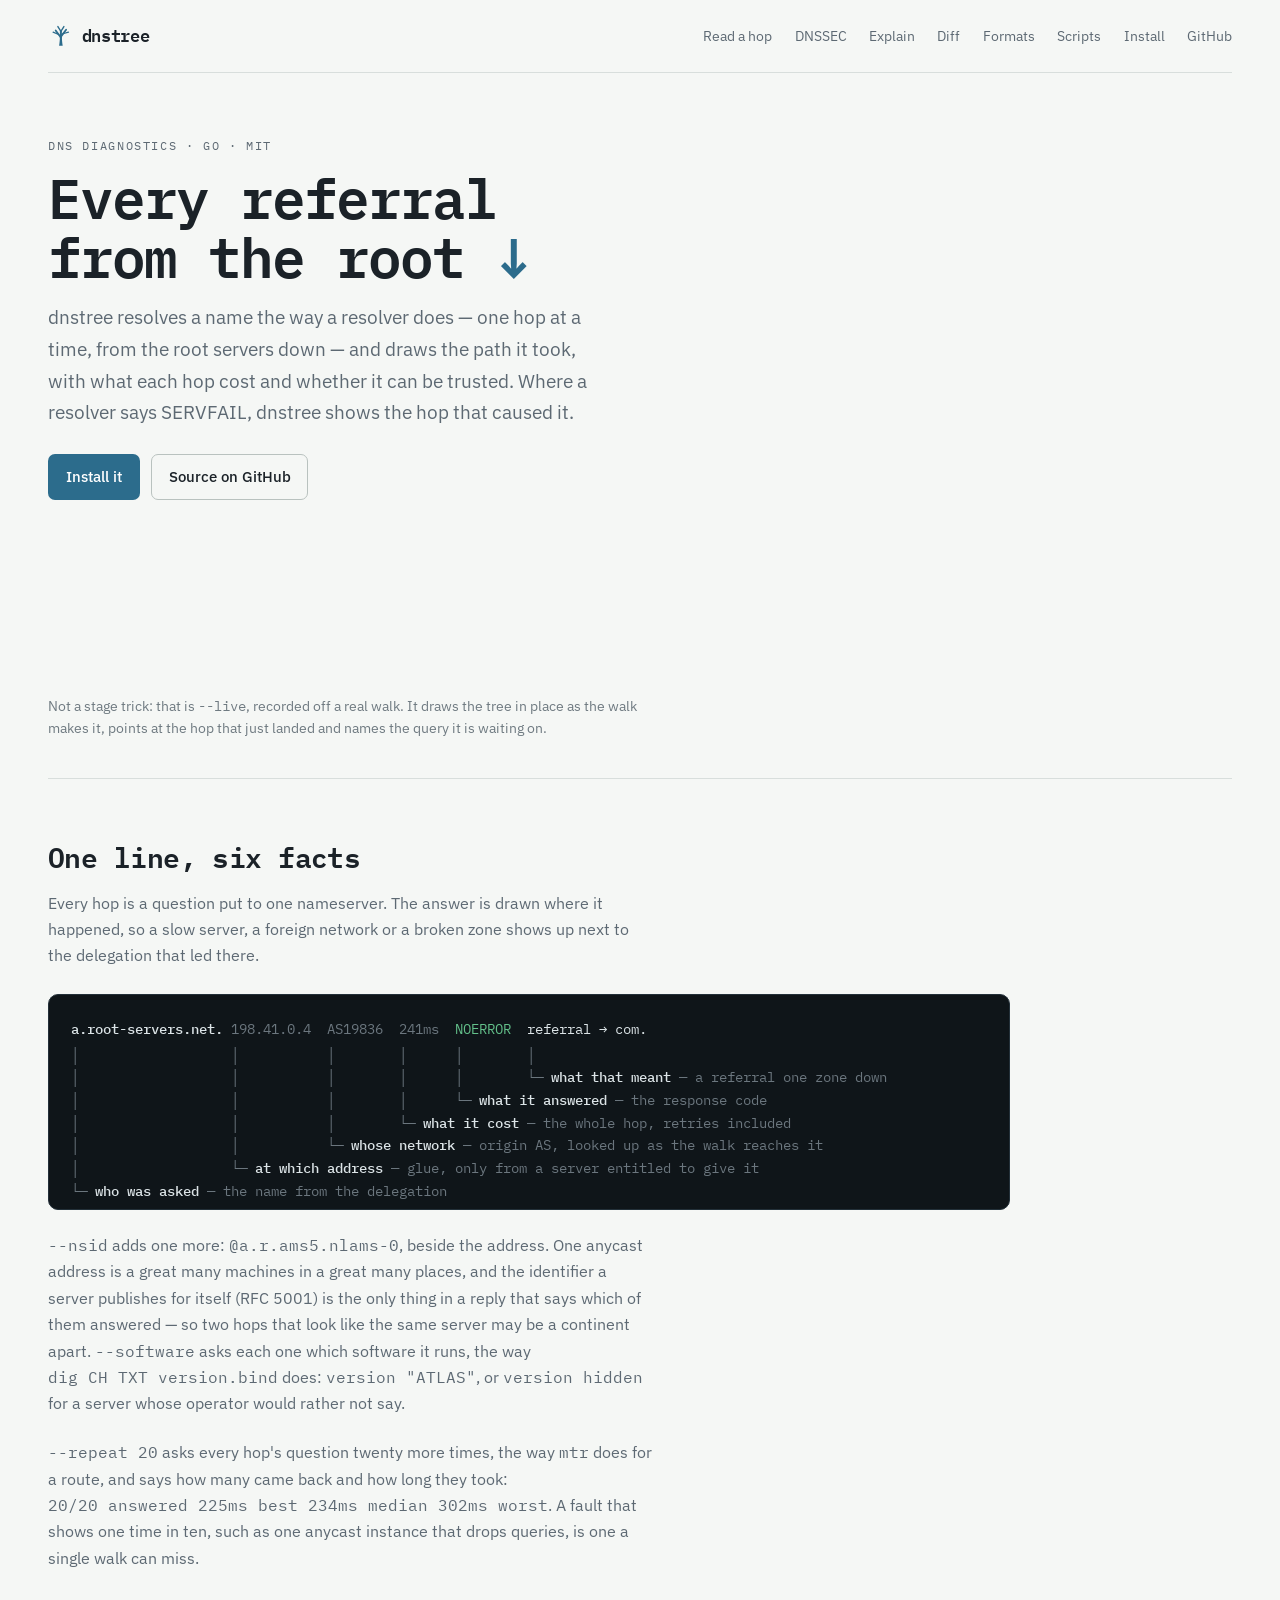
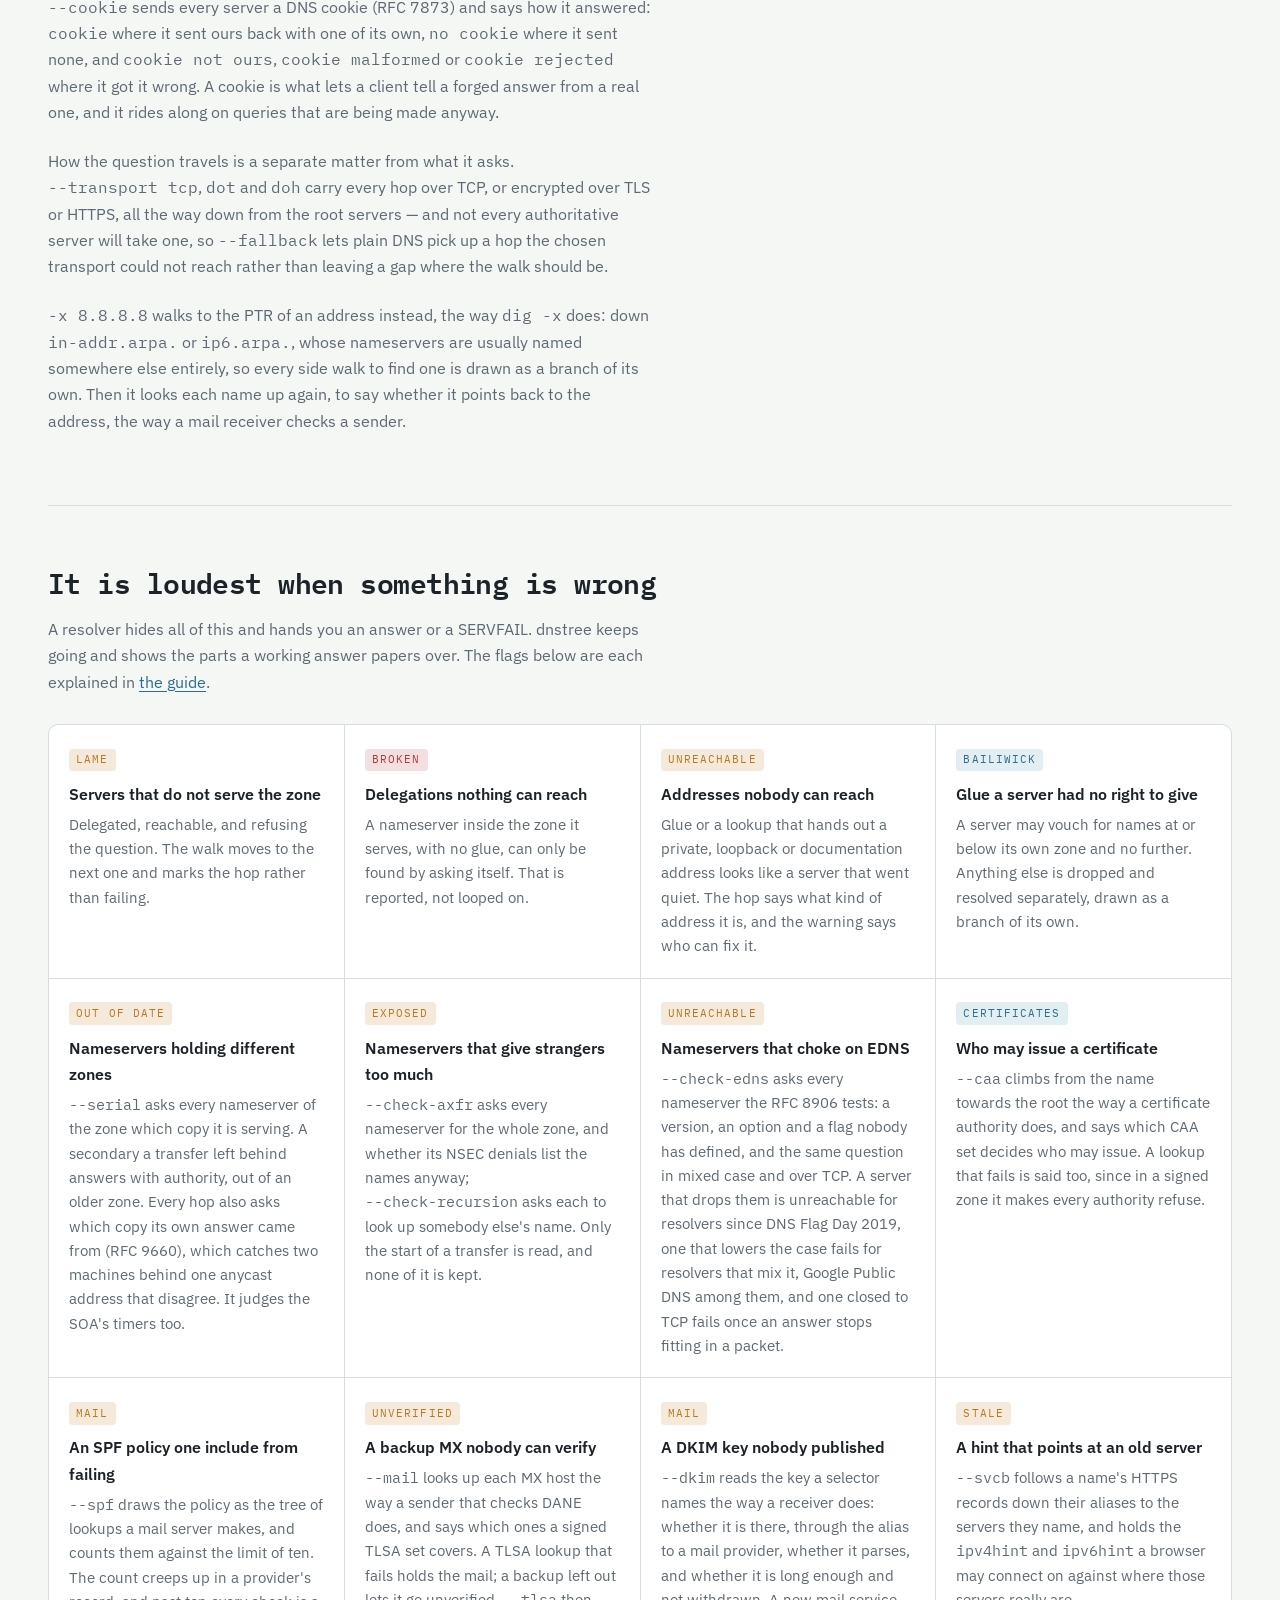
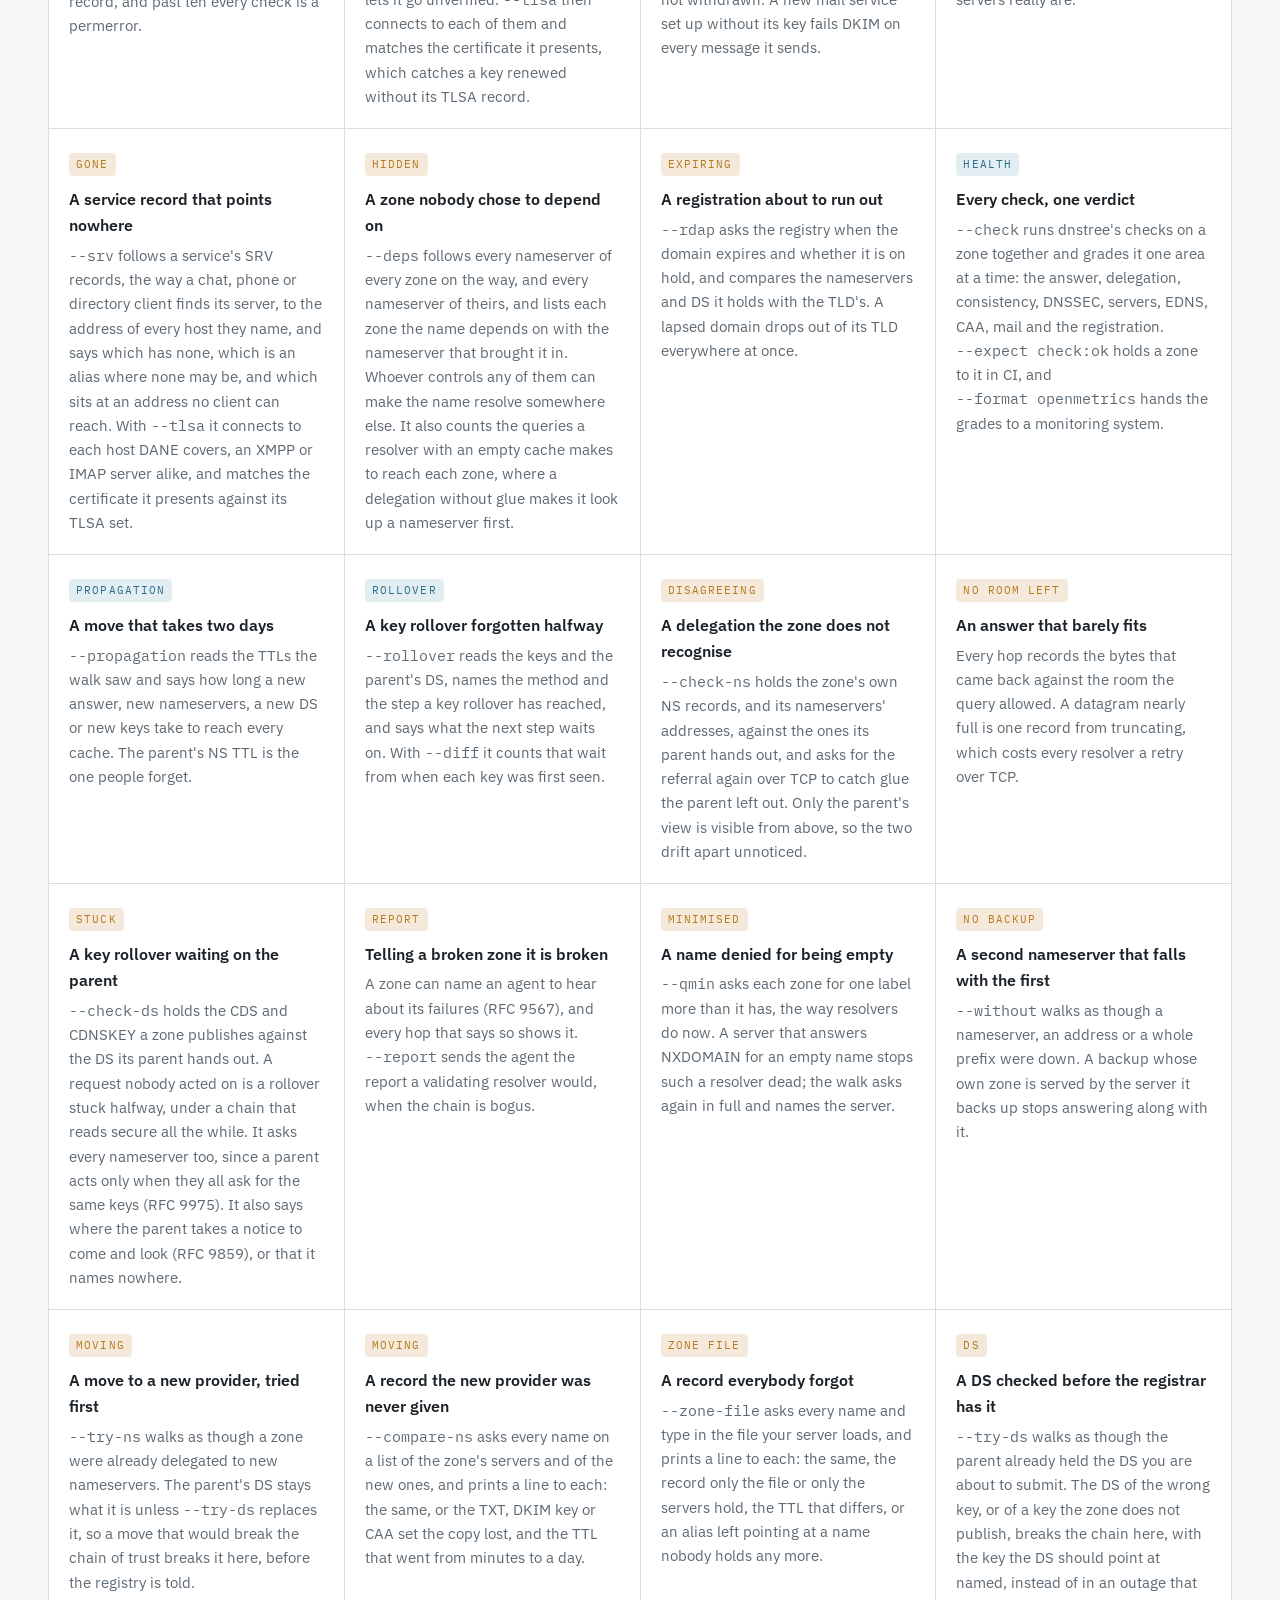
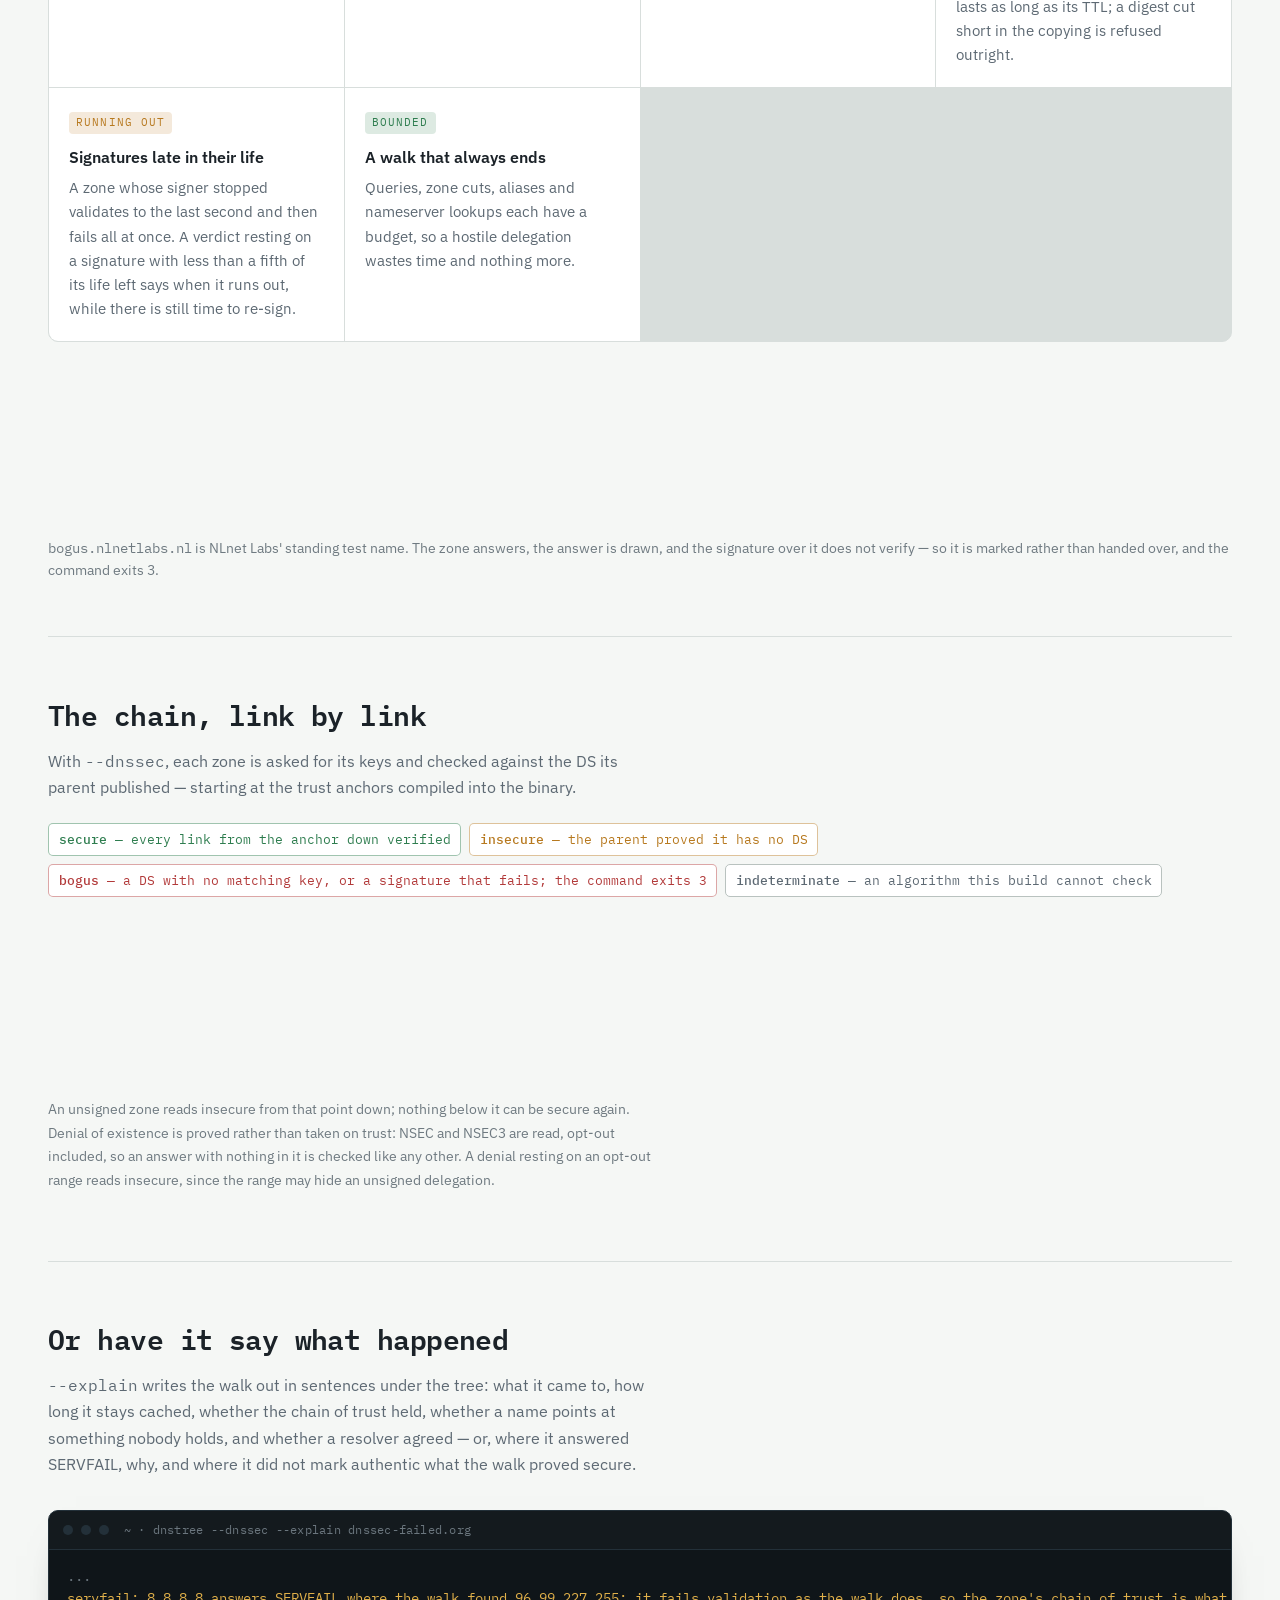
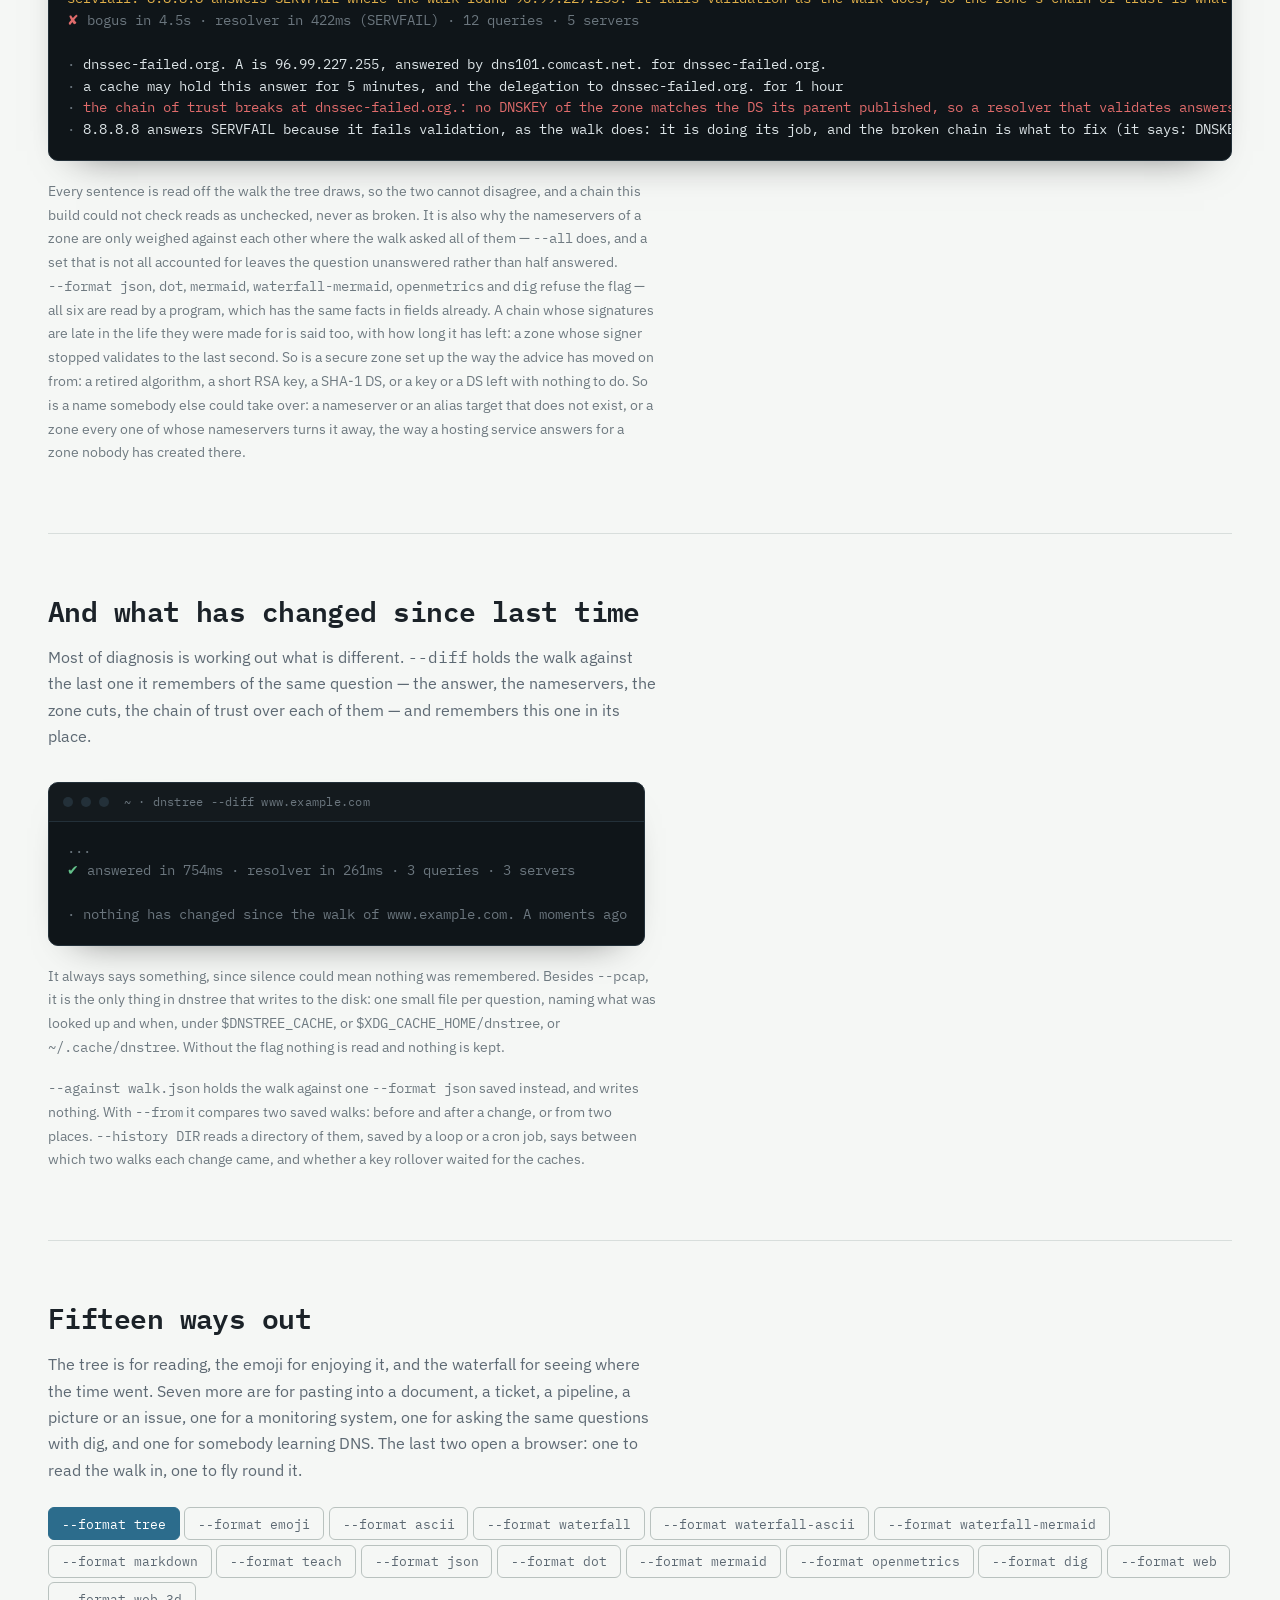
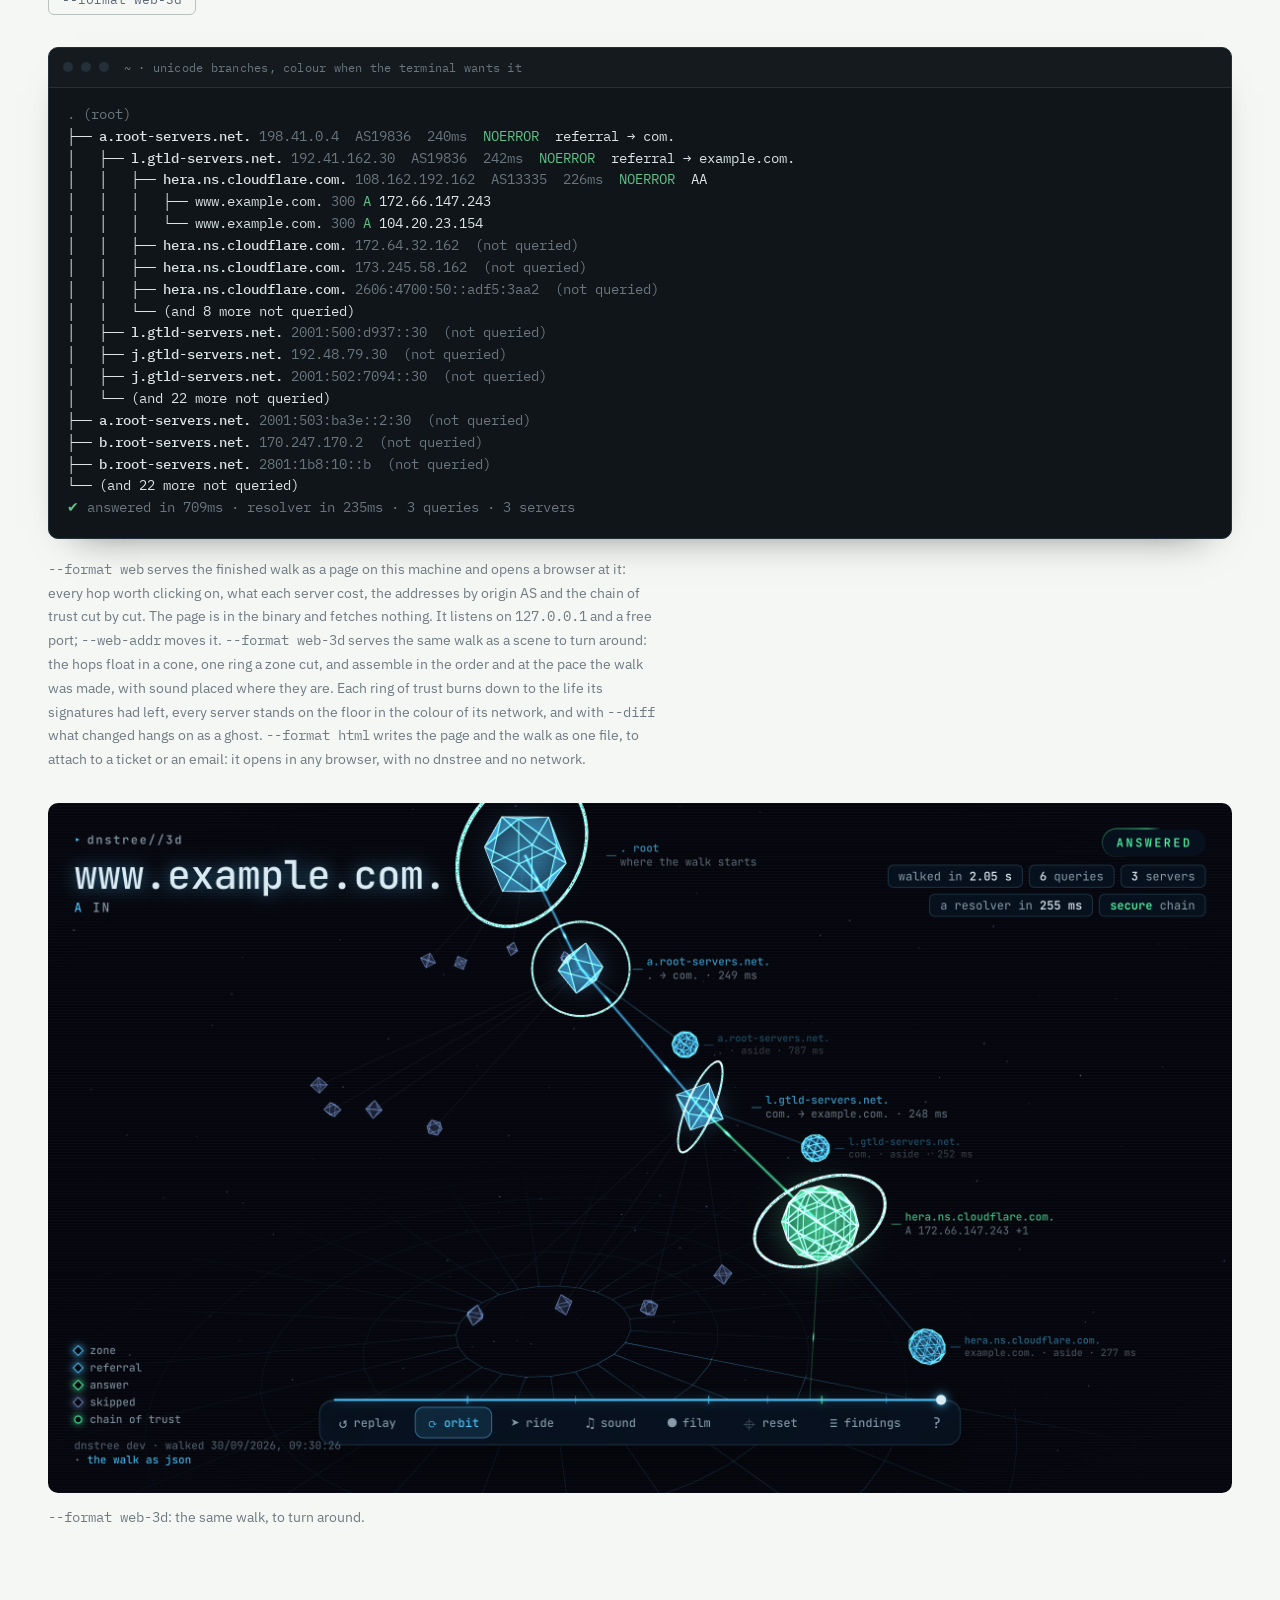
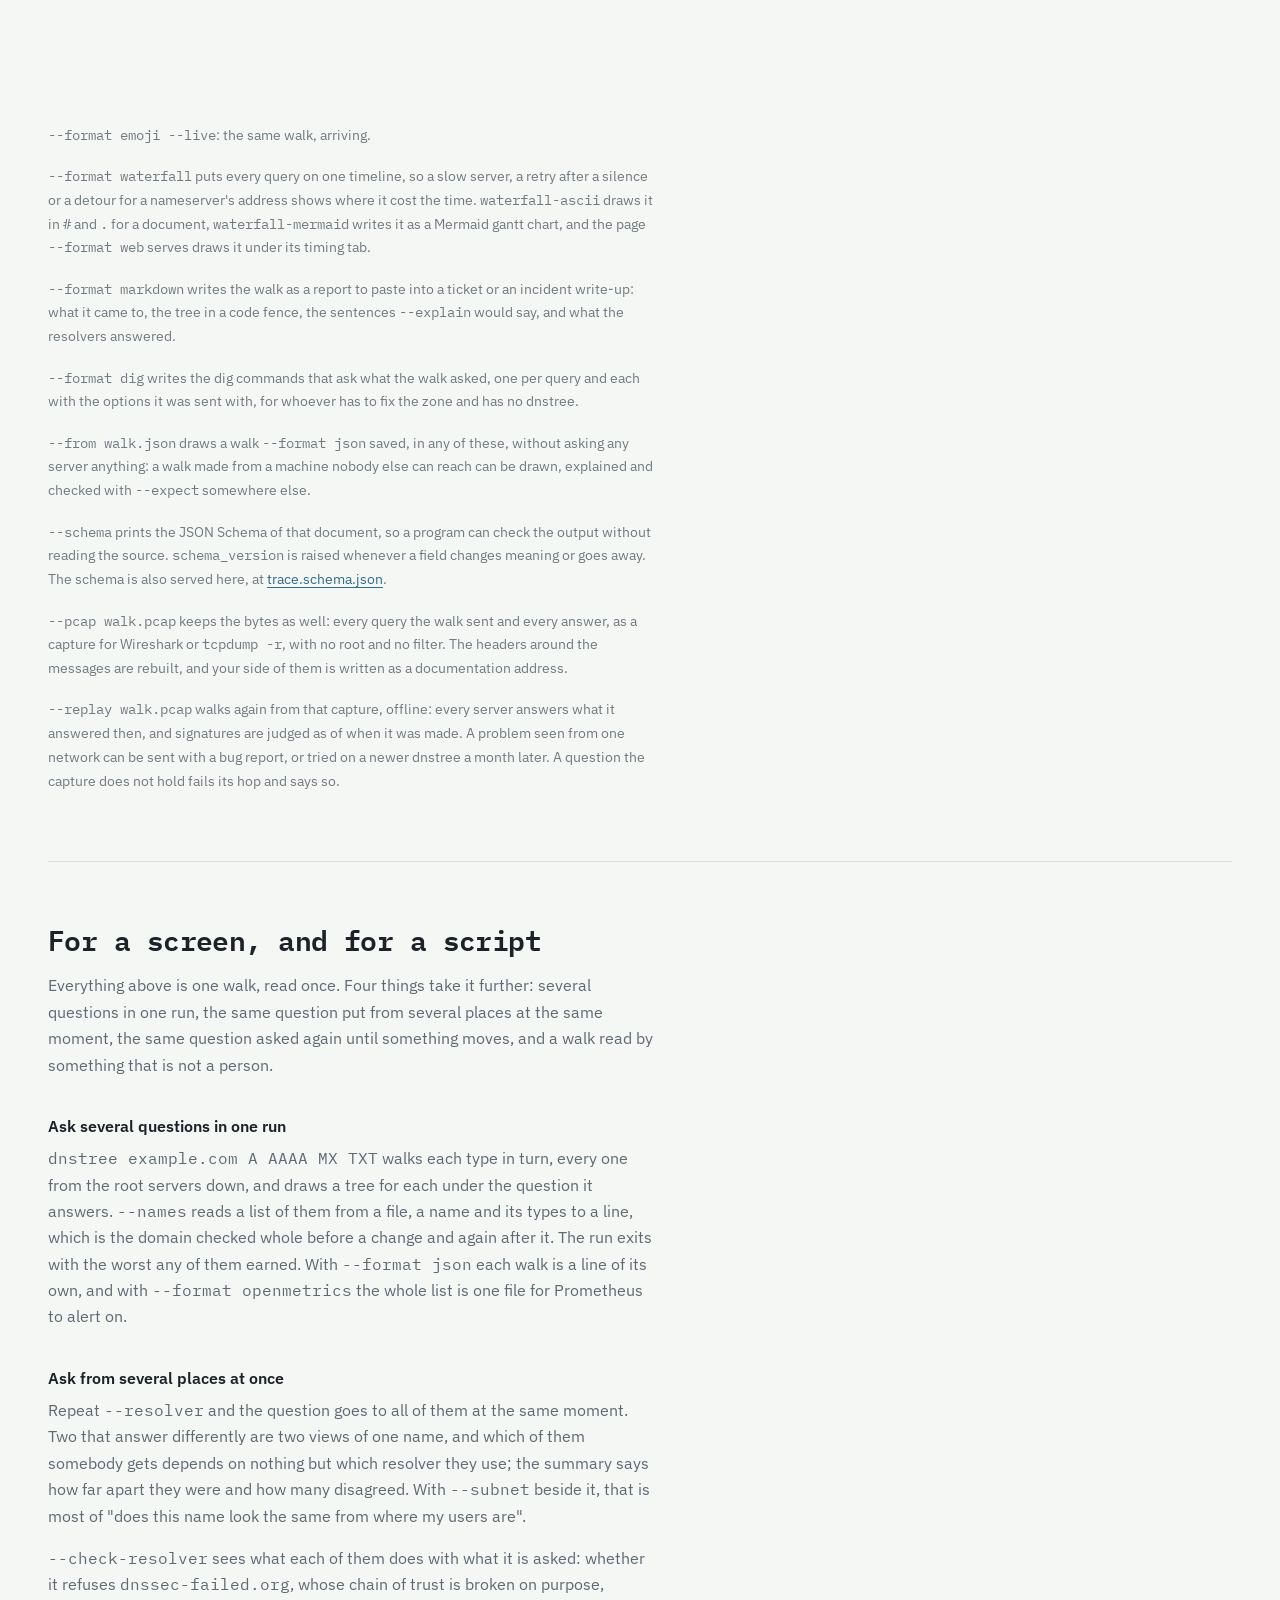
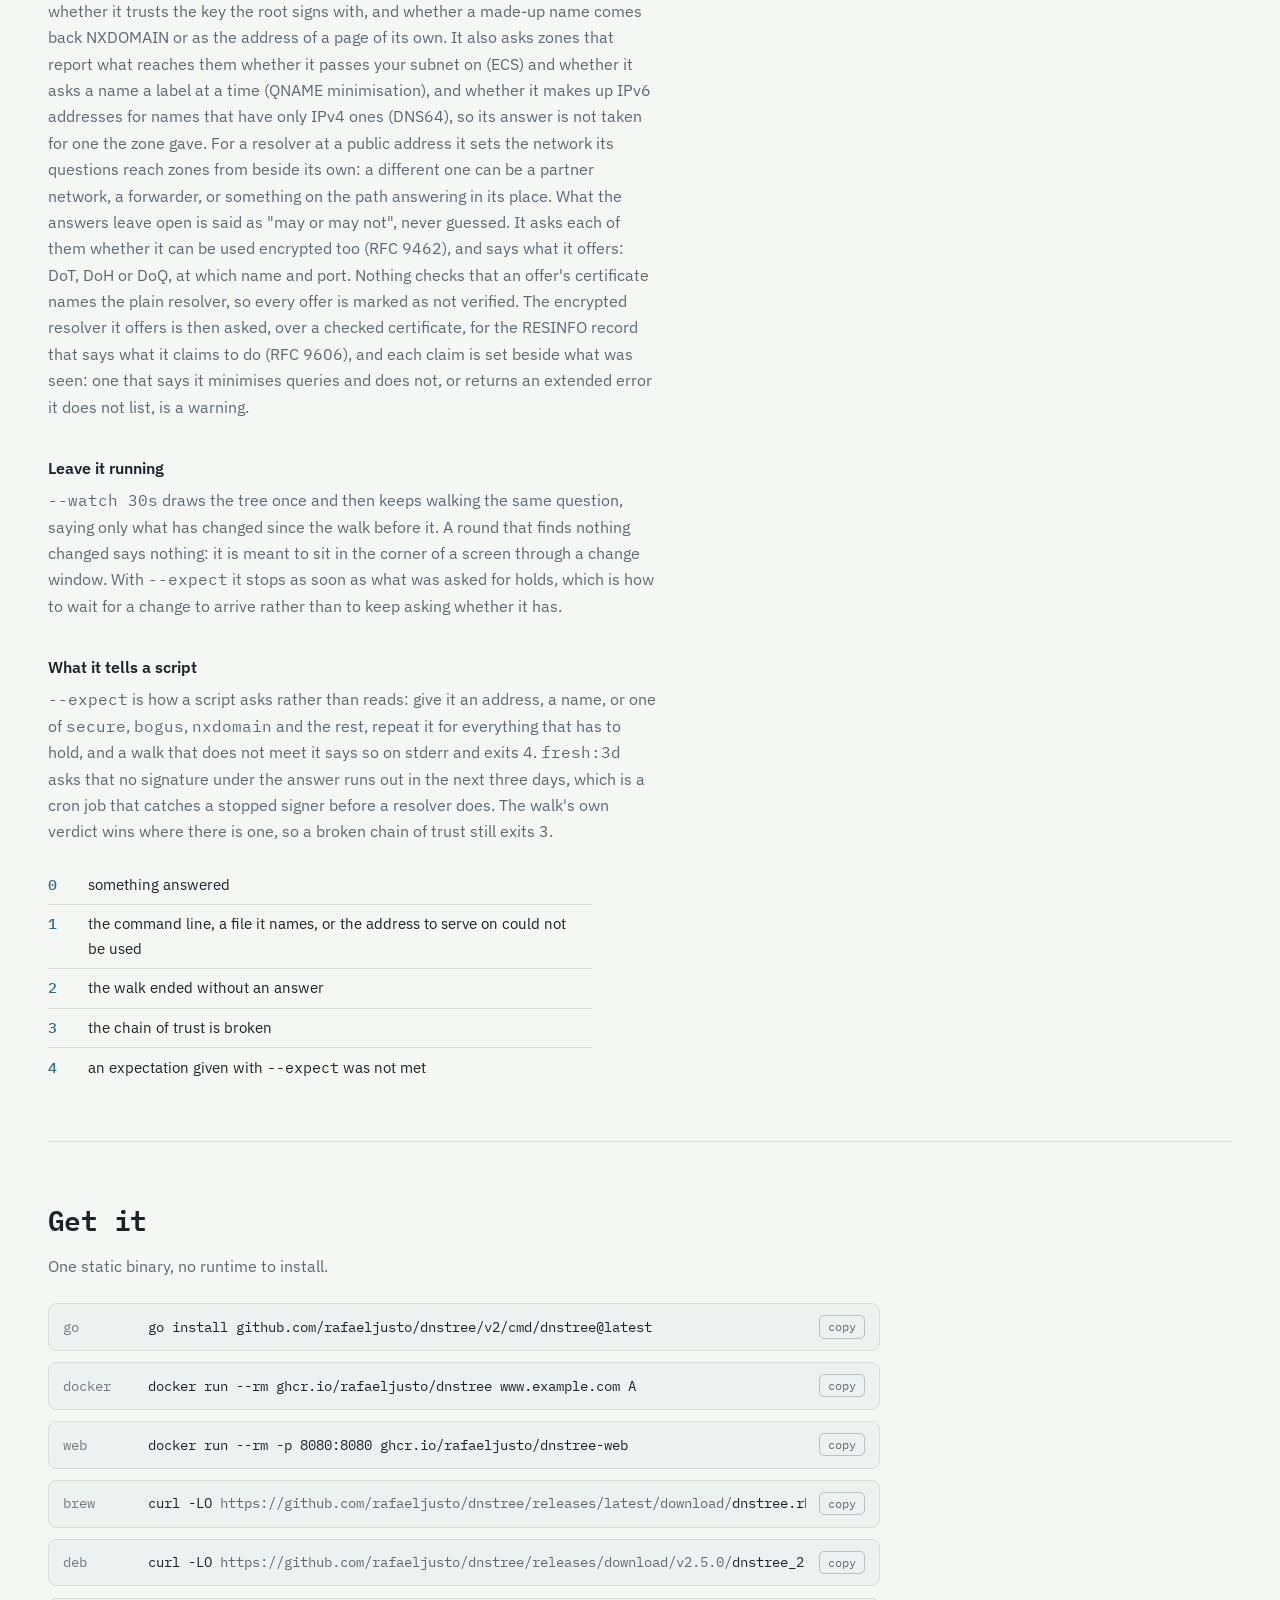
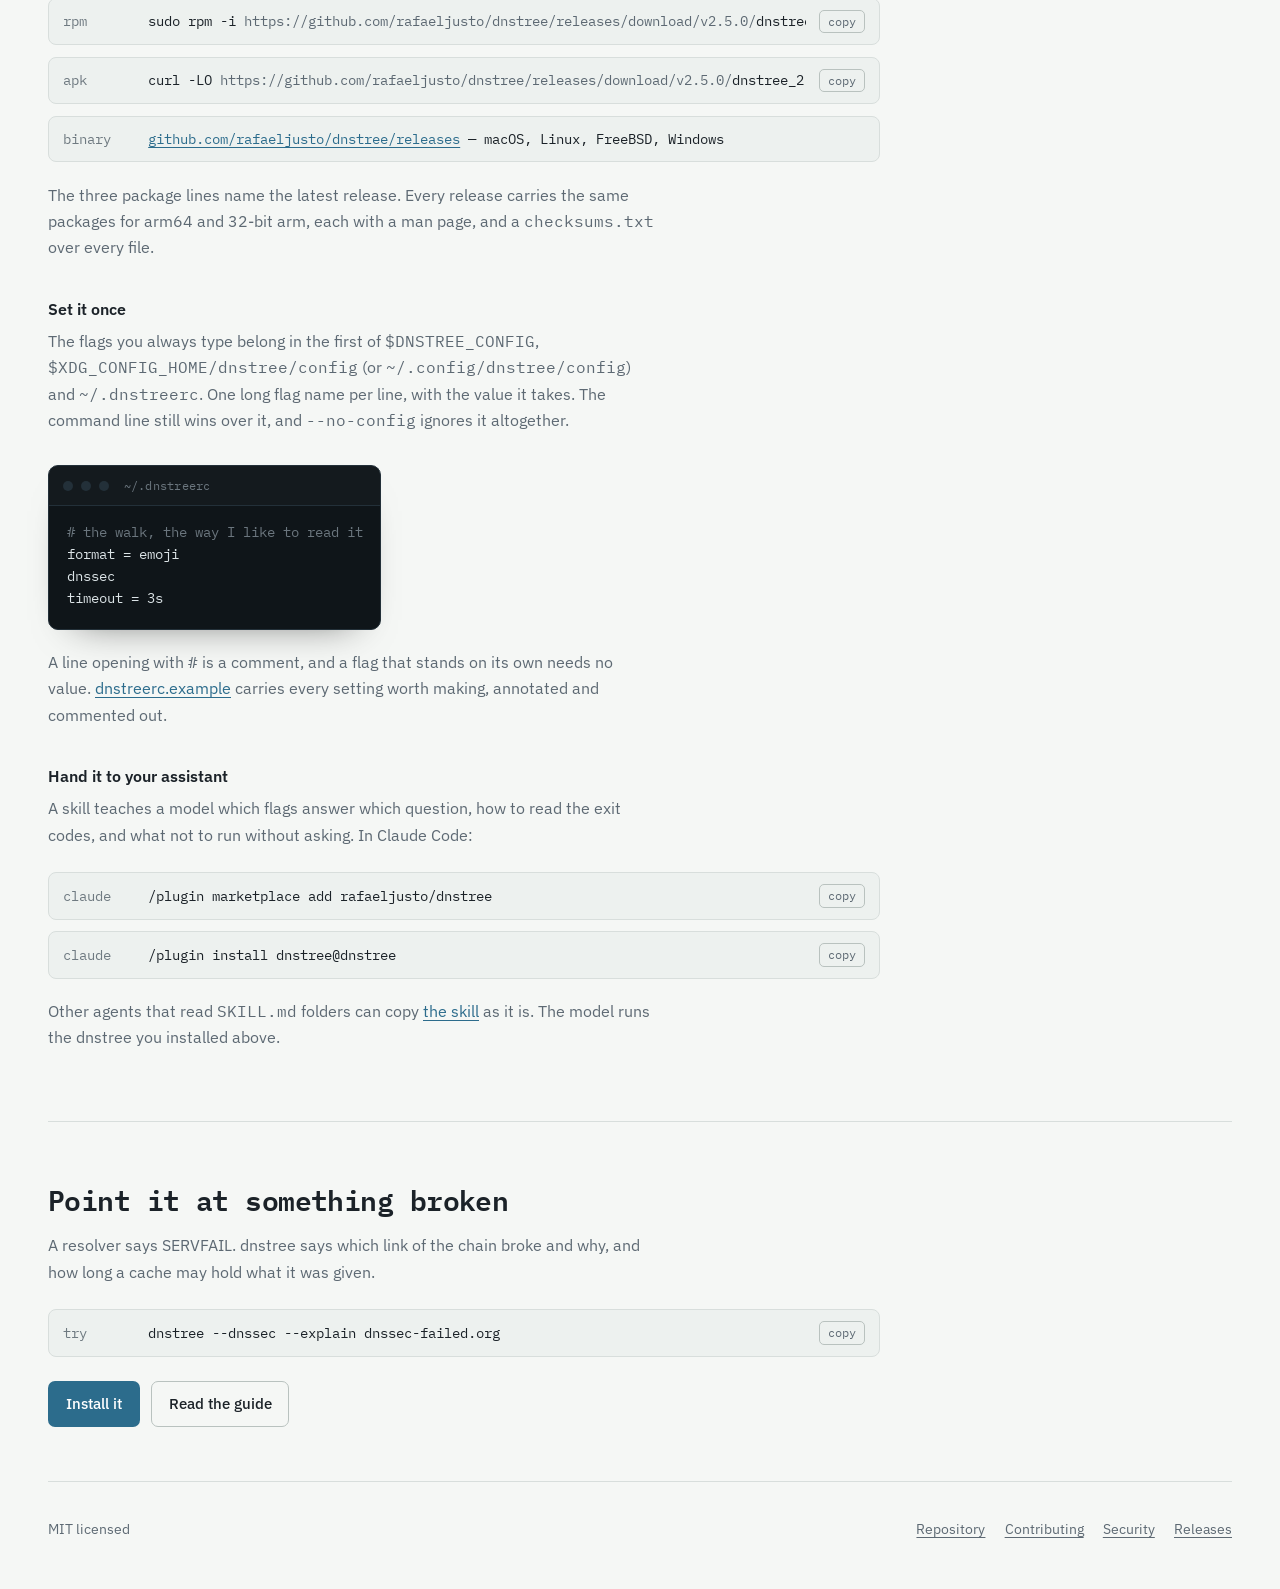
<file: docs/index.html>
<!doctype html>
<html lang="en">
<head>
<meta charset="utf-8">
<meta name="viewport" content="width=device-width,initial-scale=1,viewport-fit=cover">
<title>dnstree</title>
<meta name="description" content="Resolve a name from the root servers down, and draw the path it took. A DNS diagnostic CLI with latency, origin AS and DNSSEC state on every hop.">
<meta property="og:title" content="dnstree">
<meta property="og:description" content="Iterative DNS resolution drawn as a tree: every referral from the root down, with latency, origin AS and DNSSEC state on each hop.">
<meta property="og:type" content="website">
<meta property="og:url" content="https://rafaeljusto.github.io/dnstree/">
<meta property="og:image" content="https://rafaeljusto.github.io/dnstree/social-card.png">
<meta property="og:image:width" content="1200">
<meta property="og:image:height" content="630">
<meta property="og:image:alt" content="dnstree resolving www.example.com from the root servers, each referral with its latency and origin AS.">
<meta name="twitter:card" content="summary_large_image">
<link rel="icon" href="favicon.ico" sizes="32x32">
<link rel="icon" href="mark.svg" type="image/svg+xml">
<link rel="apple-touch-icon" href="apple-touch-icon.png">
<link rel="stylesheet" href="https://fonts.googleapis.com/css2?family=IBM+Plex+Sans:ital,wght@0,400;0,500;0,600;1,400&family=IBM+Plex+Mono:wght@400;500;600&display=swap">
<style>
:root{
  padding-top:env(safe-area-inset-top,0px);
  padding-bottom:env(safe-area-inset-bottom,0px);

  --bg:#F5F7F5; --surface:#FFFFFF; --sunken:#EDF1EF;
  --ink:#1B2228; --muted:#5D6973; --faint:#6F7A81;
  --line:#D8DEDC; --line-strong:#B9C2BF;
  --accent:#2C6C8C; --accent-ink:#FFFFFF; --accent-soft:#E3EEF3;
  --ok:#2E7D4F; --warn:#B7791F; --bad:#B23A3A;

  /* The terminal is an object, not a surface: it keeps its own colours in
     either theme, the way a terminal does on any desk. */
  --term-bg:#0F1519; --term-line:#233039; --term-ink:#DCE4E7; --term-dim:#6B767E;
  --term-ok:#63C08A; --term-warn:#E0B04A; --term-bad:#E06B6B; --term-accent:#72B4D3;
  --rr-a:#63C08A; --rr-aaaa:#72B4D3; --rr-cname:#E39A5C; --rr-txt:#A996E0;

  --max:74rem; --text:38rem;
}
@media (prefers-color-scheme: dark){ :root:not([data-theme="light"]){
  --bg:#12181C; --surface:#182026; --sunken:#0E1418;
  --ink:#E4E9EB; --muted:#98A5AD; --faint:#6B767E;
  --line:#26333A; --line-strong:#3A4A53;
  --accent:#72B4D3; --accent-ink:#0E1418; --accent-soft:#1B3240;
  --ok:#63C08A; --warn:#E0B04A; --bad:#E06B6B;
}}
:root[data-theme="dark"]{
  --bg:#12181C; --surface:#182026; --sunken:#0E1418;
  --ink:#E4E9EB; --muted:#98A5AD; --faint:#6B767E;
  --line:#26333A; --line-strong:#3A4A53;
  --accent:#72B4D3; --accent-ink:#0E1418; --accent-soft:#1B3240;
  --ok:#63C08A; --warn:#E0B04A; --bad:#E06B6B;
}

*{box-sizing:border-box}
html{-webkit-text-size-adjust:100%}
body{
  margin:0; background:var(--bg); color:var(--ink);
  font:400 16px/1.65 "IBM Plex Sans",system-ui,-apple-system,"Segoe UI",sans-serif;
  padding-inline:20px; padding-block:0 0;
  overflow-x:hidden;
}
.wrap{max-width:var(--max); margin-inline:auto}
a{color:var(--accent); text-underline-offset:.2em}
a:focus-visible,button:focus-visible{outline:2px solid var(--accent); outline-offset:3px; border-radius:3px}
code,kbd,.mono{font-family:"IBM Plex Mono",ui-monospace,SFMono-Regular,Menlo,monospace}
p{max-width:var(--text)}
/* A flag broken at its hyphens reads as two words, or as -doh. The narrowest
   screens have no room for the longest path, and a break beats a clipped end. */
:is(p,li,figcaption,td) code{white-space:nowrap}
@media (max-width:340px){ :is(p,li,figcaption,td) code{white-space:normal} }

/* ── masthead ─────────────────────────────────────────────────────────── */
.masthead{
  display:flex; align-items:center; justify-content:space-between; gap:1rem;
  padding-block:1.4rem; border-bottom:1px solid var(--line);
}
.brand{display:flex; align-items:center; gap:.5rem; font-family:"IBM Plex Mono",monospace; font-weight:600; font-size:1.05rem; letter-spacing:-.02em}
.brand .brandmark{width:1.6rem; height:1.6rem; flex:none; color:var(--accent)}
.masthead nav{display:flex; gap:1.4rem; font-size:.9rem}
.masthead nav a{color:var(--muted); text-decoration:none}
.masthead nav a:hover{color:var(--ink)}
@media (max-width:640px){ .masthead nav a[data-optional]{display:none} }

/* ── hero ─────────────────────────────────────────────────────────────── */
.hero{padding-block:3.2rem 2.4rem}
.eyebrow{
  font-family:"IBM Plex Mono",monospace; font-size:.72rem; letter-spacing:.14em;
  text-transform:uppercase; color:var(--muted);
}
h1{
  font-family:"IBM Plex Mono",monospace; font-weight:600;
  font-size:clamp(2.1rem,6.2vw,3.5rem); line-height:1.06; letter-spacing:-.035em;
  margin:.5rem 0 0; text-wrap:balance;
}
h1 .arrow{color:var(--accent)}
.lede{font-size:clamp(1.05rem,2.3vw,1.2rem); color:var(--muted); margin:1rem 0 0; max-width:34rem}
.hero-actions{display:flex; flex-wrap:wrap; gap:.7rem; margin-top:1.6rem; align-items:center}
.btn{
  display:inline-flex; align-items:center; gap:.5rem; padding:.62rem 1.05rem;
  border-radius:7px; font-size:.92rem; font-weight:500; text-decoration:none; border:1px solid transparent;
}
.btn-primary{background:var(--accent); color:var(--accent-ink)}
.btn-primary:hover{filter:brightness(1.08)}
.btn-ghost{border-color:var(--line-strong); color:var(--ink)}
.btn-ghost:hover{background:var(--surface)}

/* ── terminal ─────────────────────────────────────────────────────────── */
.term{
  background:var(--term-bg); border:1px solid var(--term-line); border-radius:10px;
  margin-top:2rem; overflow:hidden; box-shadow:0 18px 40px -28px rgba(0,0,0,.65);
  width:fit-content; max-width:100%;
}
/* Full width: fitted to the tab showing, it would change size on every click. */
.term:has([role=tabpanel]){width:auto}
.term-bar{
  display:flex; align-items:center; gap:.5rem; padding:.6rem .9rem;
  border-bottom:1px solid var(--term-line); background:rgba(255,255,255,.02);
}
.dot{width:10px; height:10px; border-radius:50%; background:var(--term-line)}
.term-title{
  margin-left:.4rem; font-family:"IBM Plex Mono",monospace; font-size:.74rem;
  color:var(--term-dim); letter-spacing:.02em;
  /* A command, so it scrolls like the body below it rather than wrapping at a hyphen. */
  white-space:nowrap; overflow-x:auto; min-width:0; scrollbar-width:none;
}
/* A caption, not a command: it wraps at its spaces, and has no hyphens to split. */
#format-title{white-space:normal}
.term-body{padding:1rem 1.1rem 1.2rem; overflow-x:auto}
pre{
  margin:0; font-family:"IBM Plex Mono",monospace; font-size:clamp(11px,1.45vw,13.5px);
  line-height:1.62; color:var(--term-ink); white-space:pre;
}
.prompt{color:var(--term-dim)}
.prompt b{color:var(--term-accent); font-weight:500}
.z{color:var(--term-dim)} .ns{color:var(--term-ink); font-weight:500}
.ip{color:var(--term-dim)} .asn{color:var(--term-dim)} .rtt{color:var(--term-dim)}
.ok{color:var(--term-ok)} .warn{color:var(--term-warn)} .bad{color:var(--term-bad)}
.dim{color:var(--term-dim)} .note{color:var(--term-ink)}
.a{color:var(--rr-a)} .aaaa{color:var(--rr-aaaa)} .cname{color:var(--rr-cname)} .txt{color:var(--rr-txt)}
.k{color:var(--term-accent)}
/* The mark is braille, which few web fonts carry: every cell is held to one
   character, so the fallback font cannot squash it or push the text beside it. */
.mark i{display:inline-block; width:1ch; font-style:normal; text-align:center; vertical-align:top; overflow:visible} .s{color:var(--rr-a)} .n{color:var(--rr-cname)}

/* ── sections ─────────────────────────────────────────────────────────── */
section{padding-block:3.4rem; border-top:1px solid var(--line)}
h2{
  font-family:"IBM Plex Mono",monospace; font-weight:600; letter-spacing:-.02em;
  font-size:clamp(1.35rem,3vw,1.75rem); margin:0 0 .6rem; text-wrap:balance;
}
h3{font-size:1rem; margin:0 0 .35rem; font-weight:600}
.section-lede{color:var(--muted); margin-top:0}
.term-note{margin:.8rem 0 0; font-size:.86rem; color:var(--faint)}

/* A recorded run. vhs bakes the rings, the rounded corner and the backdrop
   into the file, so this only has to size it. The .gif inside the <video> is
   what a browser that will not play the mp4 falls back to. */
.demo{margin:2rem 0 0}
.demo video,.demo img{display:block; width:auto; max-width:100%; height:auto; margin-inline:auto; border-radius:10px}
.demo figcaption{margin:.8rem 0 0; font-size:.86rem; color:var(--faint)}

/* ── the exploded hop ─────────────────────────────────────────────────── */
.dissect{background:var(--term-bg); border:1px solid var(--term-line); border-radius:10px; padding:1.4rem 0 .4rem; margin-top:1.6rem; overflow-x:auto; width:fit-content; max-width:100%}
.dissect-inner{min-width:60rem; padding-inline:1.4rem; position:relative}
.dissect pre{font-size:14px}
/* The callouts are drawn, not positioned: one elbow per column, rightmost
   first, so no two labels can ever land on top of each other. */
.annot{margin-top:.2rem; font-size:14px; color:var(--term-dim)}
.annot b{color:var(--term-ink); font-weight:500}
.legend{display:none; list-style:none; margin:1.2rem 0 0; padding:0; gap:.7rem 1.4rem; flex-wrap:wrap}
.legend li{font-size:.86rem; color:var(--muted)}
.legend b{color:var(--ink); font-weight:600; font-family:"IBM Plex Mono",monospace}
@media (max-width:760px){
  .dissect{padding-bottom:1.2rem}
  /* the drawn callouts give way to the legend, which needs to wrap */
  .dissect-inner{min-width:0}
  .annot{display:none}
  .legend{display:flex}
}

/* ── finding grid ─────────────────────────────────────────────────────── */
.findings{display:grid; grid-template-columns:repeat(auto-fit,minmax(15rem,1fr)); gap:1px; margin-top:1.8rem; background:var(--line); border:1px solid var(--line); border-radius:10px; overflow:hidden}
.finding{background:var(--surface); padding:1.2rem 1.25rem}
.finding .tag{
  font-family:"IBM Plex Mono",monospace; font-size:.68rem; letter-spacing:.1em; text-transform:uppercase;
  display:inline-block; padding:.15rem .45rem; border-radius:4px; margin-bottom:.6rem;
}
.tag-warn{background:color-mix(in srgb,var(--warn) 16%,transparent); color:var(--warn)}
.tag-bad{background:color-mix(in srgb,var(--bad) 16%,transparent); color:var(--bad)}
.tag-ok{background:color-mix(in srgb,var(--ok) 16%,transparent); color:var(--ok)}
.tag-accent{background:var(--accent-soft); color:var(--accent)}
.finding p{margin:0; font-size:.92rem; color:var(--muted); max-width:none}

/* ── chain ────────────────────────────────────────────────────────────── */
.states{display:flex; flex-wrap:wrap; gap:.5rem; margin-top:1.4rem; padding:0; list-style:none}
.state{
  font-family:"IBM Plex Mono",monospace; font-size:.82rem; padding:.3rem .6rem; border-radius:5px;
  border:1px solid var(--line-strong); color:var(--muted); background:var(--surface);
}
.state b{font-weight:500}
.state.is-ok{border-color:color-mix(in srgb,var(--ok) 45%,transparent); color:var(--ok)}
.state.is-warn{border-color:color-mix(in srgb,var(--warn) 45%,transparent); color:var(--warn)}
.state.is-bad{border-color:color-mix(in srgb,var(--bad) 45%,transparent); color:var(--bad)}

/* ── tabs ─────────────────────────────────────────────────────────────── */
.tabs{display:flex; gap:.3rem; margin-top:1.5rem; flex-wrap:wrap}
.tab{
  font-family:"IBM Plex Mono",monospace; font-size:.84rem; padding:.4rem .8rem; cursor:pointer;
  background:transparent; border:1px solid var(--line-strong); border-radius:6px; color:var(--muted);
}
.tab[aria-selected="true"]{background:var(--accent); border-color:var(--accent); color:var(--accent-ink)}
.panel[hidden]{display:none!important}

/* ── install ──────────────────────────────────────────────────────────── */
.installs{display:grid; grid-template-columns:minmax(0,1fr); gap:.7rem; margin-top:1.5rem; max-width:52rem}
.cmd{
  display:flex; align-items:center; gap:.8rem; background:var(--sunken); border:1px solid var(--line);
  border-radius:8px; padding:.7rem .9rem; font-family:"IBM Plex Mono",monospace; font-size:.85rem;
  min-width:0;
}
.cmd .what{color:var(--faint); flex:0 0 auto; min-width:4.5rem}
/* min-width:0 is what keeps the long command inside the row: without it the
   nowrap code refuses to shrink and widens the whole page. It scrolls in
   place instead. */
.cmd code{flex:1 1 auto; min-width:0; overflow-x:auto; white-space:nowrap; color:var(--ink)}
/* The repeated host carries nothing the reader needs, so it recedes — but it
   stays in the text, because the copy button reads the row it is in. */
.cmd code .host{color:var(--muted)}
/* Not a command to copy, so it wraps rather than scrolls. */
.cmd code.prose{white-space:normal; overflow-wrap:anywhere}
.copy{
  flex:0 0 auto; border:1px solid var(--line-strong); background:transparent; color:var(--muted);
  border-radius:5px; padding:.2rem .5rem; font-size:.74rem; cursor:pointer; font-family:inherit;
}
.copy:hover{color:var(--ink); border-color:var(--ink)}
@media (max-width:560px){ .cmd{flex-wrap:wrap} .cmd .what{min-width:0} .cmd code{flex-basis:100%} }

/* ── exit codes ───────────────────────────────────────────────────────── */
.exits{width:100%; border-collapse:collapse; margin-top:1.3rem; max-width:34rem; font-size:.92rem}
.exits td{padding:.45rem .8rem .45rem 0; border-bottom:1px solid var(--line); vertical-align:top}
.exits td:first-child{font-family:"IBM Plex Mono",monospace; color:var(--accent); width:2.5rem; font-weight:500}
.exits tr:last-child td{border-bottom:0}

/* ── footer ───────────────────────────────────────────────────────────── */
footer{border-top:1px solid var(--line); padding-block:2.2rem 3rem; color:var(--muted); font-size:.88rem}
.foot-row{display:flex; flex-wrap:wrap; gap:.6rem 1.6rem; align-items:baseline; justify-content:space-between}
.foot-links{display:flex; flex-wrap:wrap; gap:1.2rem}
footer a{color:var(--muted)}
footer a:hover{color:var(--ink)}
</style>
</head>
<body>

<div class="wrap">

  <header class="masthead">
    <div class="brand">
      <svg class="brandmark" viewBox="0 0 64 64" aria-hidden="true">
        <g transform="translate(0.25,-1.125)" fill="none" stroke-linecap="round">
          <path fill="currentColor" d="M27.5 58 C29 49 29.4 42 29.5 36 L34.5 36 C34.6 42 35 49 36.5 58 Z"/>
          <path stroke="currentColor" stroke-width="5" d="M32 38 L32 21"/>
          <path stroke="currentColor" stroke-width="3.5" d="M32 22 L24.5 10"/>
          <path stroke="currentColor" stroke-width="3.5" d="M32 22 L39.5 10"/>
          <path stroke="currentColor" stroke-width="4.5" d="M31 36 L19 20"/>
          <path stroke="currentColor" stroke-width="3" d="M26.5 30 L12.5 24"/>
          <path stroke="currentColor" stroke-width="4.5" d="M33 34 L45 18"/>
          <path stroke="currentColor" stroke-width="3" d="M37 28 L51 24"/>
        </g>
      </svg>
      dnstree
    </div>
    <nav>
      <a href="#hop">Read a hop</a>
      <a href="#dnssec" data-optional>DNSSEC</a>
      <a href="#explain" data-optional>Explain</a>
      <a href="#diff" data-optional>Diff</a>
      <a href="#formats" data-optional>Formats</a>
      <a href="#scripts" data-optional>Scripts</a>
      <a href="#install">Install</a>
      <a href="https://github.com/rafaeljusto/dnstree">GitHub</a>
    </nav>
  </header>

  <main>
    <div class="hero">
      <p class="eyebrow">DNS diagnostics · Go · MIT</p>
      <h1>Every referral<br>from the root <span class="arrow">↓</span></h1>
      <p class="lede">
        dnstree resolves a name the way a resolver does — one hop at a time, from the
        root servers down — and draws the path it took, with what each hop cost and
        whether it can be trusted. Where a resolver says SERVFAIL, dnstree shows the
        hop that caused it.
      </p>
      <div class="hero-actions">
        <a class="btn btn-primary" href="#install">Install it</a>
        <a class="btn btn-ghost" href="https://github.com/rafaeljusto/dnstree">Source on GitHub</a>
      </div>

      <figure class="demo">
        <video autoplay muted loop playsinline preload="metadata" aria-label="dnstree --live resolving www.example.com from the root servers, each referral joining the tree as it lands">
          <source src="demo-hero.mp4" type="video/mp4">
          <img src="demo-hero.gif" alt="dnstree --live resolving www.example.com from the root servers, each referral joining the tree as it lands">
        </video>
      </figure>
      <p class="term-note">
        Not a stage trick: that is <code>--live</code>, recorded off a real walk. It draws
        the tree in place as the walk makes it, points at the hop that just landed and
        names the query it is waiting on.
      </p>
    </div>

    <section id="hop">
      <h2>One line, six facts</h2>
      <p class="section-lede">
        Every hop is a question put to one nameserver. The answer is drawn where it
        happened, so a slow server, a foreign network or a broken zone shows up next
        to the delegation that led there.
      </p>

      <div class="dissect">
        <div class="dissect-inner">
          <pre><span class="ns">a.root-servers.net.</span> <span class="ip">198.41.0.4</span>  <span class="asn">AS19836</span>  <span class="rtt">241ms</span>  <span class="ok">NOERROR</span>  <span class="note">referral → com.</span></pre>
          <pre class="annot"><span class="guide" aria-hidden="true">│                   │           │        │      │        │</span>
<span class="guide" aria-hidden="true">│                   │           │        │      │        └─ </span><b>what that meant</b> — a referral one zone down
<span class="guide" aria-hidden="true">│                   │           │        │      └─ </span><b>what it answered</b> — the response code
<span class="guide" aria-hidden="true">│                   │           │        └─ </span><b>what it cost</b> — the whole hop, retries included
<span class="guide" aria-hidden="true">│                   │           └─ </span><b>whose network</b> — origin AS, looked up as the walk reaches it
<span class="guide" aria-hidden="true">│                   └─ </span><b>at which address</b> — glue, only from a server entitled to give it
<span class="guide" aria-hidden="true">└─ </span><b>who was asked</b> — the name from the delegation</pre>
          <ul class="legend">
            <li><b>a.root-servers.net.</b> — who was asked, named by the delegation</li>
            <li><b>198.41.0.4</b> — glue, taken only from a server entitled to give it</li>
            <li><b>AS19836</b> — whose network, looked up as the walk reaches it</li>
            <li><b>241ms</b> — what the hop cost, retries included</li>
            <li><b>NOERROR</b> — what it answered</li>
            <li><b>referral → com.</b> — what that meant</li>
          </ul>
        </div>
      </div>

      <p class="section-lede" style="margin-top:1.4rem">
        <code>--nsid</code> adds one more: <code>@a.r.ams5.nlams-0</code>, beside the
        address. One anycast address is a great many machines in a great many places,
        and the identifier a server publishes for itself (RFC&nbsp;5001) is the only
        thing in a reply that says which of them answered — so two hops that look like
        the same server may be a continent apart. <code>--software</code> asks each
        one which software it runs, the way <code>dig CH TXT version.bind</code> does:
        <code>version "ATLAS"</code>, or <code>version hidden</code> for a server
        whose operator would rather not say.
      </p>

      <p class="section-lede" style="margin-top:1.4rem">
        <code>--repeat 20</code> asks every hop's question twenty more times, the way
        <code>mtr</code> does for a route, and says how many came back and how long they
        took: <code>20/20 answered  225ms best  234ms median  302ms worst</code>. A fault
        that shows one time in ten, such as one anycast instance that drops queries,
        is one a single walk can miss.
      </p>

      <p class="section-lede" style="margin-top:1.4rem">
        <code>--cookie</code> sends every server a DNS cookie (RFC&nbsp;7873) and says how
        it answered: <code>cookie</code> where it sent ours back with one of its own,
        <code>no cookie</code> where it sent none, and <code>cookie not ours</code>,
        <code>cookie malformed</code> or <code>cookie rejected</code> where it got it wrong.
        A cookie is what lets a client tell a forged answer from a real one, and it rides
        along on queries that are being made anyway.
      </p>

      <p class="section-lede" style="margin-top:1.4rem">
        How the question travels is a separate matter from what it asks.
        <code>--transport tcp</code>, <code>dot</code> and <code>doh</code> carry every hop over
        TCP, or encrypted over TLS or HTTPS, all the way down from the root servers — and
        not every authoritative server will take one, so <code>--fallback</code> lets plain
        DNS pick up a hop the chosen transport could not reach rather than leaving a gap
        where the walk should be.
      </p>

      <p class="section-lede" style="margin-top:1.4rem">
        <code>-x 8.8.8.8</code> walks to the PTR of an address instead, the way
        <code>dig -x</code> does: down <code>in-addr.arpa.</code> or <code>ip6.arpa.</code>,
        whose nameservers are usually named somewhere else entirely, so every side walk to
        find one is drawn as a branch of its own. Then it looks each name up again, to say
        whether it points back to the address, the way a mail receiver checks a sender.
      </p>
    </section>

    <section id="broken">
      <h2>It is loudest when something is wrong</h2>
      <p class="section-lede">
        A resolver hides all of this and hands you an answer or a SERVFAIL. dnstree
        keeps going and shows the parts a working answer papers over. The flags
        below are each explained in <a href="https://github.com/rafaeljusto/dnstree/tree/main/docs/guide">the guide</a>.
      </p>

      <div class="findings">
        <div class="finding">
          <span class="tag tag-warn">lame</span>
          <h3>Servers that do not serve the zone</h3>
          <p>Delegated, reachable, and refusing the question. The walk moves to the next one and marks the hop rather than failing.</p>
        </div>
        <div class="finding">
          <span class="tag tag-bad">broken</span>
          <h3>Delegations nothing can reach</h3>
          <p>A nameserver inside the zone it serves, with no glue, can only be found by asking itself. That is reported, not looped on.</p>
        </div>
        <div class="finding">
          <span class="tag tag-warn">unreachable</span>
          <h3>Addresses nobody can reach</h3>
          <p>Glue or a lookup that hands out a private, loopback or documentation address looks like a server that went quiet. The hop says what kind of address it is, and the warning says who can fix it.</p>
        </div>
        <div class="finding">
          <span class="tag tag-accent">bailiwick</span>
          <h3>Glue a server had no right to give</h3>
          <p>A server may vouch for names at or below its own zone and no further. Anything else is dropped and resolved separately, drawn as a branch of its own.</p>
        </div>
        <div class="finding">
          <span class="tag tag-warn">out of date</span>
          <h3>Nameservers holding different zones</h3>
          <p><code>--serial</code> asks every nameserver of the zone which copy it is serving. A secondary a transfer left behind answers with authority, out of an older zone. Every hop also asks which copy its own answer came from (RFC 9660), which catches two machines behind one anycast address that disagree. It judges the SOA's timers too.</p>
        </div>
        <div class="finding">
          <span class="tag tag-warn">exposed</span>
          <h3>Nameservers that give strangers too much</h3>
          <p><code>--check-axfr</code> asks every nameserver for the whole zone, and whether its NSEC denials list the names anyway; <code>--check-recursion</code> asks each to look up somebody else's name. Only the start of a transfer is read, and none of it is kept.</p>
        </div>
        <div class="finding">
          <span class="tag tag-warn">unreachable</span>
          <h3>Nameservers that choke on EDNS</h3>
          <p><code>--check-edns</code> asks every nameserver the RFC 8906 tests: a version, an option and a flag nobody has defined, and the same question in mixed case and over TCP. A server that drops them is unreachable for resolvers since DNS Flag Day 2019, one that lowers the case fails for resolvers that mix it, Google Public DNS among them, and one closed to TCP fails once an answer stops fitting in a packet.</p>
        </div>
        <div class="finding">
          <span class="tag tag-accent">certificates</span>
          <h3>Who may issue a certificate</h3>
          <p><code>--caa</code> climbs from the name towards the root the way a certificate authority does, and says which CAA set decides who may issue. A lookup that fails is said too, since in a signed zone it makes every authority refuse.</p>
        </div>
        <div class="finding">
          <span class="tag tag-warn">mail</span>
          <h3>An SPF policy one include from failing</h3>
          <p><code>--spf</code> draws the policy as the tree of lookups a mail server makes, and counts them against the limit of ten. The count creeps up in a provider's record, and past ten every check is a permerror.</p>
        </div>
        <div class="finding">
          <span class="tag tag-warn">unverified</span>
          <h3>A backup MX nobody can verify</h3>
          <p><code>--mail</code> looks up each MX host the way a sender that checks DANE does, and says which ones a signed TLSA set covers. A TLSA lookup that fails holds the mail; a backup left out lets it go unverified. <code>--tlsa</code> then connects to each of them and matches the certificate it presents, which catches a key renewed without its TLSA record.</p>
        </div>
        <div class="finding">
          <span class="tag tag-warn">mail</span>
          <h3>A DKIM key nobody published</h3>
          <p><code>--dkim</code> reads the key a selector names the way a receiver does: whether it is there, through the alias to a mail provider, whether it parses, and whether it is long enough and not withdrawn. A new mail service set up without its key fails DKIM on every message it sends.</p>
        </div>
        <div class="finding">
          <span class="tag tag-warn">stale</span>
          <h3>A hint that points at an old server</h3>
          <p><code>--svcb</code> follows a name's HTTPS records down their aliases to the servers they name, and holds the <code>ipv4hint</code> and <code>ipv6hint</code> a browser may connect on against where those servers really are.</p>
        </div>
        <div class="finding">
          <span class="tag tag-warn">gone</span>
          <h3>A service record that points nowhere</h3>
          <p><code>--srv</code> follows a service's SRV records, the way a chat, phone or directory client finds its server, to the address of every host they name, and says which has none, which is an alias where none may be, and which sits at an address no client can reach. With <code>--tlsa</code> it connects to each host DANE covers, an XMPP or IMAP server alike, and matches the certificate it presents against its TLSA set.</p>
        </div>
        <div class="finding">
          <span class="tag tag-warn">hidden</span>
          <h3>A zone nobody chose to depend on</h3>
          <p><code>--deps</code> follows every nameserver of every zone on the way, and every nameserver of theirs, and lists each zone the name depends on with the nameserver that brought it in. Whoever controls any of them can make the name resolve somewhere else. It also counts the queries a resolver with an empty cache makes to reach each zone, where a delegation without glue makes it look up a nameserver first.</p>
        </div>
        <div class="finding">
          <span class="tag tag-warn">expiring</span>
          <h3>A registration about to run out</h3>
          <p><code>--rdap</code> asks the registry when the domain expires and whether it is on hold, and compares the nameservers and DS it holds with the TLD's. A lapsed domain drops out of its TLD everywhere at once.</p>
        </div>
        <div class="finding">
          <span class="tag tag-accent">health</span>
          <h3>Every check, one verdict</h3>
          <p><code>--check</code> runs dnstree's checks on a zone together and grades it one area at a time: the answer, delegation, consistency, DNSSEC, servers, EDNS, CAA, mail and the registration. <code>--expect check:ok</code> holds a zone to it in CI, and <code>--format openmetrics</code> hands the grades to a monitoring system.</p>
        </div>
        <div class="finding">
          <span class="tag tag-accent">propagation</span>
          <h3>A move that takes two days</h3>
          <p><code>--propagation</code> reads the TTLs the walk saw and says how long a new answer, new nameservers, a new DS or new keys take to reach every cache. The parent's NS TTL is the one people forget.</p>
        </div>
        <div class="finding">
          <span class="tag tag-accent">rollover</span>
          <h3>A key rollover forgotten halfway</h3>
          <p><code>--rollover</code> reads the keys and the parent's DS, names the method and the step a key rollover has reached, and says what the next step waits on. With <code>--diff</code> it counts that wait from when each key was first seen.</p>
        </div>
        <div class="finding">
          <span class="tag tag-warn">disagreeing</span>
          <h3>A delegation the zone does not recognise</h3>
          <p><code>--check-ns</code> holds the zone's own NS records, and its nameservers' addresses, against the ones its parent hands out, and asks for the referral again over TCP to catch glue the parent left out. Only the parent's view is visible from above, so the two drift apart unnoticed.</p>
        </div>
        <div class="finding">
          <span class="tag tag-warn">no room left</span>
          <h3>An answer that barely fits</h3>
          <p>Every hop records the bytes that came back against the room the query allowed. A datagram nearly full is one record from truncating, which costs every resolver a retry over TCP.</p>
        </div>
        <div class="finding">
          <span class="tag tag-warn">stuck</span>
          <h3>A key rollover waiting on the parent</h3>
          <p><code>--check-ds</code> holds the CDS and CDNSKEY a zone publishes against the DS its parent hands out. A request nobody acted on is a rollover stuck halfway, under a chain that reads secure all the while. It asks every nameserver too, since a parent acts only when they all ask for the same keys (RFC 9975). It also says where the parent takes a notice to come and look (RFC 9859), or that it names nowhere.</p>
        </div>
        <div class="finding">
          <span class="tag tag-warn">report</span>
          <h3>Telling a broken zone it is broken</h3>
          <p>A zone can name an agent to hear about its failures (RFC 9567), and every hop that says so shows it. <code>--report</code> sends the agent the report a validating resolver would, when the chain is bogus.</p>
        </div>
        <div class="finding">
          <span class="tag tag-warn">minimised</span>
          <h3>A name denied for being empty</h3>
          <p><code>--qmin</code> asks each zone for one label more than it has, the way resolvers do now. A server that answers NXDOMAIN for an empty name stops such a resolver dead; the walk asks again in full and names the server.</p>
        </div>
        <div class="finding">
          <span class="tag tag-warn">no backup</span>
          <h3>A second nameserver that falls with the first</h3>
          <p><code>--without</code> walks as though a nameserver, an address or a whole prefix were down. A backup whose own zone is served by the server it backs up stops answering along with it.</p>
        </div>
        <div class="finding">
          <span class="tag tag-warn">moving</span>
          <h3>A move to a new provider, tried first</h3>
          <p><code>--try-ns</code> walks as though a zone were already delegated to new nameservers. The parent's DS stays what it is unless <code>--try-ds</code> replaces it, so a move that would break the chain of trust breaks it here, before the registry is told.</p>
        </div>
        <div class="finding">
          <span class="tag tag-warn">moving</span>
          <h3>A record the new provider was never given</h3>
          <p><code>--compare-ns</code> asks every name on a list of the zone's servers and of the new ones, and prints a line to each: the same, or the TXT, DKIM key or CAA set the copy lost, and the TTL that went from minutes to a day.</p>
        </div>
        <div class="finding">
          <span class="tag tag-warn">zone file</span>
          <h3>A record everybody forgot</h3>
          <p><code>--zone-file</code> asks every name and type in the file your server loads, and prints a line to each: the same, the record only the file or only the servers hold, the TTL that differs, or an alias left pointing at a name nobody holds any more.</p>
        </div>
        <div class="finding">
          <span class="tag tag-warn">DS</span>
          <h3>A DS checked before the registrar has it</h3>
          <p><code>--try-ds</code> walks as though the parent already held the DS you are about to submit. The DS of the wrong key, or of a key the zone does not publish, breaks the chain here, with the key the DS should point at named, instead of in an outage that lasts as long as its TTL; a digest cut short in the copying is refused outright.</p>
        </div>
        <div class="finding">
          <span class="tag tag-warn">running out</span>
          <h3>Signatures late in their life</h3>
          <p>A zone whose signer stopped validates to the last second and then fails all at once. A verdict resting on a signature with less than a fifth of its life left says when it runs out, while there is still time to re-sign.</p>
        </div>
        <div class="finding">
          <span class="tag tag-ok">bounded</span>
          <h3>A walk that always ends</h3>
          <p>Queries, zone cuts, aliases and nameserver lookups each have a budget, so a hostile delegation wastes time and nothing more.</p>
        </div>
      </div>

      <figure class="demo">
        <video autoplay muted loop playsinline preload="metadata" aria-label="dnstree --dnssec on bogus.nlnetlabs.nl: the chain reads secure down to the zone, whose signature does not verify, and the command exits 3">
          <source src="demo-bogus.mp4" type="video/mp4">
          <img src="demo-bogus.gif" alt="dnstree --dnssec on bogus.nlnetlabs.nl: the chain reads secure down to the zone, whose signature does not verify, and the command exits 3">
        </video>
        <figcaption><code>bogus.nlnetlabs.nl</code> is NLnet Labs' standing test name. The zone answers, the answer is drawn, and the signature over it does not verify — so it is marked rather than handed over, and the command exits <code>3</code>.</figcaption>
      </figure>
    </section>

    <section id="dnssec">
      <h2>The chain, link by link</h2>
      <p class="section-lede">
        With <code>--dnssec</code>, each zone is asked for its keys and checked against the DS
        its parent published — starting at the trust anchors compiled into the binary.
      </p>

      <ul class="states">
        <li class="state is-ok"><b>secure</b> — every link from the anchor down verified</li>
        <li class="state is-warn"><b>insecure</b> — the parent proved it has no DS</li>
        <li class="state is-bad"><b>bogus</b> — a DS with no matching key, or a signature that fails; the command exits <code>3</code></li>
        <li class="state"><b>indeterminate</b> — an algorithm this build cannot check</li>
      </ul>

      <figure class="demo">
        <video autoplay muted loop playsinline preload="metadata" aria-label="dnstree --dnssec on cloudflare.com: every zone cut from the root down tagged secure, with the DNSKEY query that proved it">
          <source src="demo-dnssec.mp4" type="video/mp4">
          <img src="demo-dnssec.gif" alt="dnstree --dnssec on cloudflare.com: every zone cut from the root down tagged secure, with the DNSKEY query that proved it">
        </video>
      </figure>
      <p style="margin-top:1.1rem; font-size:.9rem; color:var(--faint)">
        An unsigned zone reads insecure from that point down; nothing below it can
        be secure again. Denial of existence is proved rather than taken on trust: NSEC and
        NSEC3 are read, opt-out included, so an answer with nothing in it is checked like
        any other. A denial resting on an opt-out range reads insecure, since the range
        may hide an unsigned delegation.
      </p>
    </section>

    <section id="explain">
      <h2>Or have it say what happened</h2>
      <p class="section-lede">
        <code>--explain</code> writes the walk out in sentences under the tree: what it came
        to, how long it stays cached, whether the chain of trust held, whether a name
        points at something nobody holds, and whether a resolver agreed — or, where it
        answered SERVFAIL, why, and where it did not mark authentic what the walk
        proved secure.
      </p>

      <div class="term">
        <div class="term-bar">
          <span class="dot"></span><span class="dot"></span><span class="dot"></span>
          <span class="term-title">~ · dnstree --dnssec --explain dnssec-failed.org</span>
        </div>
        <div class="term-body">
<pre><span class="dim">...</span>
<span class="warn">servfail: 8.8.8.8 answers SERVFAIL where the walk found 96.99.227.255: it fails validation as the walk does, so the zone's chain of trust is what to fix (it says: DNSKEY Missing (9): No DNSKEY matches DS RRs of dnssec-failed.org)</span>
<span class="bad">&#10008;</span> <span class="dim">bogus in 4.5s · resolver in 422ms (SERVFAIL) · 12 queries · 5 servers</span>

<span class="dim">·</span> dnssec-failed.org. A is 96.99.227.255, answered by dns101.comcast.net. for dnssec-failed.org.
<span class="dim">·</span> a cache may hold this answer for 5 minutes, and the delegation to dnssec-failed.org. for 1 hour
<span class="dim">·</span> <span class="bad">the chain of trust breaks at dnssec-failed.org.: no DNSKEY of the zone matches the DS its parent published, so a resolver that validates answers SERVFAIL for this name</span>
<span class="dim">·</span> 8.8.8.8 answers SERVFAIL because it fails validation, as the walk does: it is doing its job, and the broken chain is what to fix (it says: DNSKEY Missing (9): No DNSKEY matches DS RRs of dnssec-failed.org)</pre>
        </div>
      </div>

      <p style="margin-top:1.1rem; font-size:.9rem; color:var(--faint)">
        Every sentence is read off the walk the tree draws, so the two cannot disagree,
        and a chain this build could not check reads as unchecked, never as broken. It is
        also why the nameservers of a zone are only weighed against each other where the walk
        asked all of them — <code>--all</code> does, and a set that is not all accounted for
        leaves the question unanswered rather than half answered.
        <code>--format json</code>, <code>dot</code>, <code>mermaid</code>, <code>waterfall-mermaid</code>,
        <code>openmetrics</code> and <code>dig</code> refuse the flag — all six are read by a program, which has the same facts in fields
        already. A chain whose signatures are late in the life they were made for is said too,
        with how long it has left: a zone whose signer stopped validates to the last second.
        So is a secure zone set up the way the advice has moved on from: a retired algorithm,
        a short RSA key, a SHA-1 DS, or a key or a DS left with nothing to do.
        So is a name somebody else could take over: a nameserver or an alias target that does
        not exist, or a zone every one of whose nameservers turns it away, the way a hosting
        service answers for a zone nobody has created there.
      </p>
    </section>

    <section id="diff">
      <h2>And what has changed since last time</h2>
      <p class="section-lede">
        Most of diagnosis is working out what is different. <code>--diff</code> holds the walk
        against the last one it remembers of the same question — the answer, the nameservers,
        the zone cuts, the chain of trust over each of them — and remembers this one in its
        place.
      </p>

      <div class="term">
        <div class="term-bar">
          <span class="dot"></span><span class="dot"></span><span class="dot"></span>
          <span class="term-title">~ · dnstree --diff www.example.com</span>
        </div>
        <div class="term-body">
<pre><span class="dim">...</span>
<span class="ok">&#10004;</span> <span class="dim">answered in 754ms · resolver in 261ms · 3 queries · 3 servers</span>

<span class="dim">·</span> <span class="dim">nothing has changed since the walk of www.example.com. A moments ago</span></pre>
        </div>
      </div>

      <p style="margin-top:1.1rem; font-size:.9rem; color:var(--faint)">
        It always says something, since silence could mean nothing was remembered. Besides
        <code>--pcap</code>, it is the only thing in dnstree that writes to the disk: one small file per question, naming what
        was looked up and when, under <code>$DNSTREE_CACHE</code>, or
        <code>$XDG_CACHE_HOME/dnstree</code>, or <code>~/.cache/dnstree</code>. Without the flag
        nothing is read and nothing is kept.
      </p>

      <p style="margin-top:1.1rem; font-size:.9rem; color:var(--faint)">
        <code>--against walk.json</code> holds the walk against one <code>--format json</code>
        saved instead, and writes nothing. With <code>--from</code> it compares two saved walks:
        before and after a change, or from two places.
        <code>--history DIR</code> reads a directory of them, saved by a loop or a cron job,
        says between which two walks each change came, and whether a key rollover waited
        for the caches.
      </p>
    </section>

    <section id="formats">
      <h2>Fifteen ways out</h2>
      <p class="section-lede">
        The tree is for reading, the emoji for enjoying it, and the waterfall for seeing
        where the time went. Seven more are for pasting
        into a document, a ticket, a pipeline, a picture or an issue, one for a monitoring
        system, one for asking the same questions with dig, and one for
        somebody learning DNS.
        The last two open a browser: one to read the walk in, one to fly round it.
      </p>

      <div class="tabs" role="tablist" aria-label="Output formats">
        <button class="tab" role="tab" id="tab-tree" aria-controls="panel-tree" aria-selected="true">--format tree</button>
        <button class="tab" role="tab" id="tab-emoji" aria-controls="panel-emoji" aria-selected="false">--format emoji</button>
        <button class="tab" role="tab" id="tab-ascii" aria-controls="panel-ascii" aria-selected="false">--format ascii</button>
        <button class="tab" role="tab" id="tab-waterfall" aria-controls="panel-waterfall" aria-selected="false">--format waterfall</button>
        <button class="tab" role="tab" id="tab-waterfall-ascii" aria-controls="panel-waterfall-ascii" aria-selected="false">--format waterfall-ascii</button>
        <button class="tab" role="tab" id="tab-waterfall-mermaid" aria-controls="panel-waterfall-mermaid" aria-selected="false">--format waterfall-mermaid</button>
        <button class="tab" role="tab" id="tab-markdown" aria-controls="panel-markdown" aria-selected="false">--format markdown</button>
        <button class="tab" role="tab" id="tab-teach" aria-controls="panel-teach" aria-selected="false">--format teach</button>
        <button class="tab" role="tab" id="tab-json" aria-controls="panel-json" aria-selected="false">--format json</button>
        <button class="tab" role="tab" id="tab-dot" aria-controls="panel-dot" aria-selected="false">--format dot</button>
        <button class="tab" role="tab" id="tab-mermaid" aria-controls="panel-mermaid" aria-selected="false">--format mermaid</button>
        <button class="tab" role="tab" id="tab-openmetrics" aria-controls="panel-openmetrics" aria-selected="false">--format openmetrics</button>
        <button class="tab" role="tab" id="tab-dig" aria-controls="panel-dig" aria-selected="false">--format dig</button>
        <button class="tab" role="tab" id="tab-web" aria-controls="panel-web" aria-selected="false">--format web</button>
        <button class="tab" role="tab" id="tab-web-3d" aria-controls="panel-web-3d" aria-selected="false">--format web-3d</button>
      </div>

      <div class="term">
        <div class="term-bar">
          <span class="dot"></span><span class="dot"></span><span class="dot"></span>
          <span class="term-title" id="format-title">~ · unicode branches, colour when the terminal wants it</span>
        </div>
        <div class="term-body">
          <div class="panel" role="tabpanel" id="panel-tree" aria-labelledby="tab-tree">
<pre><span class="z">. (root)</span>
├── <span class="ns">a.root-servers.net.</span> <span class="ip">198.41.0.4</span>  <span class="asn">AS19836</span>  <span class="rtt">240ms</span>  <span class="ok">NOERROR</span>  referral → com.
│   ├── <span class="ns">l.gtld-servers.net.</span> <span class="ip">192.41.162.30</span>  <span class="asn">AS19836</span>  <span class="rtt">242ms</span>  <span class="ok">NOERROR</span>  referral → example.com.
│   │   ├── <span class="ns">hera.ns.cloudflare.com.</span> <span class="ip">108.162.192.162</span>  <span class="asn">AS13335</span>  <span class="rtt">226ms</span>  <span class="ok">NOERROR</span>  AA
│   │   │   ├── www.example.com. <span class="dim">300</span> <span class="a">A</span> 172.66.147.243
│   │   │   └── www.example.com. <span class="dim">300</span> <span class="a">A</span> 104.20.23.154
│   │   ├── <span class="ns">hera.ns.cloudflare.com.</span> <span class="ip">172.64.32.162</span>  <span class="dim">(not queried)</span>
│   │   ├── <span class="ns">hera.ns.cloudflare.com.</span> <span class="ip">173.245.58.162</span>  <span class="dim">(not queried)</span>
│   │   ├── <span class="ns">hera.ns.cloudflare.com.</span> <span class="ip">2606:4700:50::adf5:3aa2</span>  <span class="dim">(not queried)</span>
│   │   └── (and 8 more not queried)
│   ├── <span class="ns">l.gtld-servers.net.</span> <span class="ip">2001:500:d937::30</span>  <span class="dim">(not queried)</span>
│   ├── <span class="ns">j.gtld-servers.net.</span> <span class="ip">192.48.79.30</span>  <span class="dim">(not queried)</span>
│   ├── <span class="ns">j.gtld-servers.net.</span> <span class="ip">2001:502:7094::30</span>  <span class="dim">(not queried)</span>
│   └── (and 22 more not queried)
├── <span class="ns">a.root-servers.net.</span> <span class="ip">2001:503:ba3e::2:30</span>  <span class="dim">(not queried)</span>
├── <span class="ns">b.root-servers.net.</span> <span class="ip">170.247.170.2</span>  <span class="dim">(not queried)</span>
├── <span class="ns">b.root-servers.net.</span> <span class="ip">2801:1b8:10::b</span>  <span class="dim">(not queried)</span>
└── (and 22 more not queried)
<span class="ok">&#10004;</span> <span class="dim">answered in 709ms · resolver in 235ms · 3 queries · 3 servers</span></pre>
          </div>

          <div class="panel" role="tabpanel" id="panel-emoji" aria-labelledby="tab-emoji" hidden>
<pre>🌍  <span class="z">. (root)</span>
├── 🛰️  <span class="ns">a.root-servers.net.</span> <span class="ip">198.41.0.4</span>  <span class="asn">AS19836</span>  <span class="rtt">250ms</span>  <span class="ok">NOERROR</span>  referral → com.
│   ├── 🛰️  <span class="ns">l.gtld-servers.net.</span> <span class="ip">192.41.162.30</span>  <span class="asn">AS19836</span>  <span class="rtt">246ms</span>  <span class="ok">NOERROR</span>  referral → example.com.
│   │   ├── 🎯  <span class="ns">hera.ns.cloudflare.com.</span> <span class="ip">108.162.192.162</span>  <span class="asn">AS13335</span>  <span class="rtt">221ms</span>  <span class="ok">NOERROR</span>  AA
│   │   │   ├── 📍 www.example.com. <span class="dim">300</span> <span class="a">A</span> 172.66.147.243
│   │   │   └── 📍 www.example.com. <span class="dim">300</span> <span class="a">A</span> 104.20.23.154
│   │   ├── 💤  <span class="ns">hera.ns.cloudflare.com.</span> <span class="ip">172.64.32.162</span>  <span class="dim">(not queried)</span>
│   │   ├── 💤  <span class="ns">hera.ns.cloudflare.com.</span> <span class="ip">173.245.58.162</span>  <span class="dim">(not queried)</span>
│   │   ├── 💤  <span class="ns">hera.ns.cloudflare.com.</span> <span class="ip">2606:4700:50::adf5:3aa2</span>  <span class="dim">(not queried)</span>
│   │   └── 💤  (and 8 more not queried)
│   ├── 💤  <span class="ns">l.gtld-servers.net.</span> <span class="ip">2001:500:d937::30</span>  <span class="dim">(not queried)</span>
│   ├── 💤  <span class="ns">j.gtld-servers.net.</span> <span class="ip">192.48.79.30</span>  <span class="dim">(not queried)</span>
│   ├── 💤  <span class="ns">j.gtld-servers.net.</span> <span class="ip">2001:502:7094::30</span>  <span class="dim">(not queried)</span>
│   └── 💤  (and 22 more not queried)
├── 💤  <span class="ns">a.root-servers.net.</span> <span class="ip">2001:503:ba3e::2:30</span>  <span class="dim">(not queried)</span>
├── 💤  <span class="ns">b.root-servers.net.</span> <span class="ip">170.247.170.2</span>  <span class="dim">(not queried)</span>
├── 💤  <span class="ns">b.root-servers.net.</span> <span class="ip">2801:1b8:10::b</span>  <span class="dim">(not queried)</span>
└── 💤  (and 22 more not queried)
<span class="ok">&#10004;</span> <span class="dim">answered in 717ms · resolver in 237ms · 3 queries · 3 servers</span></pre>
          </div>

          <div class="panel" role="tabpanel" id="panel-ascii" aria-labelledby="tab-ascii" hidden>
<pre>. (root)
|-- a.root-servers.net. 198.41.0.4  AS19836  244ms  NOERROR  referral -&gt; com.
|   |-- l.gtld-servers.net. 192.41.162.30  AS19836  245ms  NOERROR  referral -&gt; example.com.
|   |   |-- hera.ns.cloudflare.com. 108.162.192.162  AS13335  224ms  NOERROR  AA
|   |   |   |-- www.example.com. 300 A 172.66.147.243
|   |   |   `-- www.example.com. 300 A 104.20.23.154
|   |   |-- hera.ns.cloudflare.com. 172.64.32.162  (not queried)
|   |   |-- hera.ns.cloudflare.com. 173.245.58.162  (not queried)
|   |   |-- hera.ns.cloudflare.com. 2606:4700:50::adf5:3aa2  (not queried)
|   |   `-- (and 8 more not queried)
|   |-- l.gtld-servers.net. 2001:500:d937::30  (not queried)
|   |-- j.gtld-servers.net. 192.48.79.30  (not queried)
|   |-- j.gtld-servers.net. 2001:502:7094::30  (not queried)
|   `-- (and 22 more not queried)
|-- a.root-servers.net. 2001:503:ba3e::2:30  (not queried)
|-- b.root-servers.net. 170.247.170.2  (not queried)
|-- b.root-servers.net. 2801:1b8:10::b  (not queried)
`-- (and 22 more not queried)
answered in 714ms | resolver in 235ms | 3 queries | 3 servers</pre>
          </div>

          <div class="panel" role="tabpanel" id="panel-waterfall" aria-labelledby="tab-waterfall" hidden>
<pre>                         <span class="dim">0            1s           2s</span>
<span class="ns">a.root-servers.net.</span>      ████                          <span class="dim">289ms</span>  referral → com.
<span class="ns">a.root-servers.net.</span>          <span class="ok">░░░░░░░░░░</span>                <span class="dim">791ms</span>  <span class="ok">answer</span>  <span class="dim">DNSKEY .</span>  <span class="dim">(truncated over udp; DNSKEY of .)</span>
<span class="ns">l.gtld-servers.net.</span>                    ████            <span class="dim">268ms</span>  referral → example.com.
<span class="ns">l.gtld-servers.net.</span>                        <span class="ok">░░░░</span>        <span class="dim">268ms</span>  <span class="ok">answer</span>  <span class="dim">DNSKEY com.</span>  <span class="dim">(DNSKEY of com.)</span>
<span class="ns">hera.ns.cloudflare.com.</span>                        <span class="ok">███</span>     <span class="dim">241ms</span>  <span class="ok">answer</span>
<span class="ns">hera.ns.cloudflare.com.</span>                           <span class="ok">░░░</span>  <span class="dim">227ms</span>  <span class="ok">answer</span>  <span class="dim">DNSKEY example.com.</span>  <span class="dim">(DNSKEY of example.com.)</span>
<span class="ok">&#10004;</span> <span class="dim">answered in 2.1s · resolver in 252ms · 6 queries · 3 servers</span></pre>
          </div>

          <div class="panel" role="tabpanel" id="panel-waterfall-ascii" aria-labelledby="tab-waterfall-ascii" hidden>
<pre>                         0         500ms    1s
a.root-servers.net.      #####                         243ms  referral -&gt; com.
a.root-servers.net.           ....                     242ms  answer  DNSKEY .  (DNSKEY of .)
l.gtld-servers.net.               #####                251ms  referral -&gt; example.com.
l.gtld-servers.net.                    .....           257ms  answer  DNSKEY com.  (DNSKEY of com.)
hera.ns.cloudflare.com.                     #####      237ms  answer
hera.ns.cloudflare.com.                          ....  232ms  answer  DNSKEY example.com.  (DNSKEY of example.com.)
answered in 1.5s | resolver in 251ms | 6 queries | 3 servers

- www.example.com. A is 104.20.23.154 and 172.66.147.243, answered by hera.ns.cloudflare.com. for example.com.
…</pre>
          </div>

          <div class="panel" role="tabpanel" id="panel-waterfall-mermaid" aria-labelledby="tab-waterfall-mermaid" hidden>
<pre>---
title: <span class="s">"dnstree www.example.com. A"</span>
---
gantt
    dateFormat x
    axisFormat %S.%L s
    todayMarker off
    section .
    a.root-servers.net. referral to com.:0, 242
    a.root-servers.net. answer, DNSKEY .:done, 242, 485
    section com.
    l.gtld-servers.net. referral to example.com.:485, 758
    l.gtld-servers.net. answer, DNSKEY com.:done, 758, 1002
    section example.com.
    hera.ns.cloudflare.com. answer:active, 1003, 1258
    hera.ns.cloudflare.com. answer, DNSKEY example.com.:done, 1257, 1492</pre>
          </div>

          <div class="panel" role="tabpanel" id="panel-markdown" aria-labelledby="tab-markdown" hidden>
<pre>### `www.example.com. A`: answered, secure

walked on 2026-10-29 18:21 UTC

```
. (root)  [secure RSASHA256/SHA256]
├── a.root-servers.net. 198.41.0.4  AS19836  244ms  1175 of 1232 bytes  NOERROR  DO  referral → com.  [secure ECDSAP256SHA256/SHA256]
│   ├── a.root-servers.net. 198.41.0.4  AS19836  243ms  NOERROR  AA DO  (DNSKEY of .)
│   ├── l.gtld-servers.net. 192.41.162.30  AS19836  246ms  NOERROR  DO  referral → example.com.  [secure ECDSAP256SHA256/SHA256]
│   │   ├── l.gtld-servers.net. 192.41.162.30  AS19836  245ms  NOERROR  AA DO  (DNSKEY of com.)
│   │   ├── hera.ns.cloudflare.com. 108.162.192.162  AS13335  227ms  NOERROR  AA DO  [secure ECDSAP256SHA256]
│   │   │   ├── www.example.com. 300 A 104.20.23.154
│   │   │   ├── www.example.com. 300 A 172.66.147.243
│   │   │   └── hera.ns.cloudflare.com. 108.162.192.162  AS13335  256ms  NOERROR  AA DO  (DNSKEY of example.com.)
…
✔ answered in 1.5s · resolver in 241ms · 6 queries · 3 servers
```

**what happened**

- www.example.com. A is 104.20.23.154 and 172.66.147.243, answered by hera.ns.cloudflare.com. for example.com.
- a cache may hold this answer for 5 minutes, and the delegation to example.com. for 2 days
- the chain of trust holds from the root to example.com., signed with ECDSAP256SHA256
…

**resolvers**

| resolver | answer | time |
| --- | --- | --- |
| 8.8.8.8 | agrees | 241ms |</pre>
          </div>

          <div class="panel" role="tabpanel" id="panel-teach" aria-labelledby="tab-teach" hidden>
<pre>how dnstree found www.example.com. A, one hop at a time

1. dnstree starts at the root, the zone at the top of every name. it knows
   the addresses of the root servers from the list it starts with, and asked
   a.root-servers.net. (198.41.0.4) for www.example.com. A. the root's key
   is the one every validating resolver is set up to trust (the trust
   anchor), so the chain of trust starts here. the root does not hold the
   answer, but knows who runs com.: it answered with a referral to 13
   servers: l.gtld-servers.net., j.gtld-servers.net., h.gtld-servers.net.
   and 10 more. it gave their addresses along with their names (glue), so
   there was nothing more to look up. a resolver may keep this referral for
   2 days, so a change of nameservers takes that long to reach everyone. the
   chain of trust reaches com.: the zone above signed a DS record, a digest
   of com.'s key, and the key matched it. that is how one zone vouches for
   the next. to check signatures, it also asked the same server for the keys
   of the root (DNSKEY).

2. it asked l.gtld-servers.net. (192.41.162.30), one of the 13 servers the
   referral named for com., for www.example.com. A. com. does not hold the
   answer, but knows who runs example.com.: it answered with a referral to 2
   servers: hera.ns.cloudflare.com. and elliott.ns.cloudflare.com. it gave
   their addresses too. a resolver may keep it for 2 days. the chain of
   trust reaches example.com.: the DS the zone above signed matched its key.
   it asked for the keys of com. too.

3. it asked hera.ns.cloudflare.com. (108.162.192.162), one of the 2 servers
   the referral named for example.com., for www.example.com. A. example.com.
   holds the answer: www.example.com. 300 A 172.66.147.243 and
   www.example.com. 300 A 104.20.23.154. it said so with authority (the AA
   flag), since it serves the zone itself. it asked for the keys of
   example.com. too.

that is the end of the walk: www.example.com. A is 172.66.147.243 and
104.20.23.154.
✔ answered in 1.4s · resolver in 237ms · 6 queries · 3 servers</pre>
          </div>

          <div class="panel" role="tabpanel" id="panel-json" aria-labelledby="tab-json" hidden>
<pre>{
  <span class="k">"schema_version"</span>: <span class="n">5</span>,
  <span class="k">"question"</span>: { <span class="k">"name"</span>: <span class="s">"www.example.com."</span>, <span class="k">"type"</span>: <span class="s">"A"</span>, <span class="k">"class"</span>: <span class="s">"IN"</span> },
  <span class="k">"elapsed_ms"</span>: <span class="n">745.333</span>,
  <span class="k">"started"</span>: <span class="s">"2026-09-25T12:43:35.754956Z"</span>,
  <span class="k">"resolvers"</span>: [ { <span class="k">"server"</span>: { <span class="k">"ip"</span>: <span class="s">"8.8.8.8"</span>, <span class="k">"port"</span>: <span class="n">53</span> }, <span class="k">"elapsed_ms"</span>: <span class="n">257.778</span>, <span class="k">"match"</span>: <span class="s">"same"</span>, … } ],
  <span class="k">"root"</span>: {
    <span class="k">"zone"</span>: <span class="s">"."</span>,
    <span class="k">"kind"</span>: <span class="s">"zone"</span>,
    <span class="k">"children"</span>: [
      {
        <span class="k">"zone"</span>: <span class="s">"."</span>,
        <span class="k">"kind"</span>: <span class="s">"referral"</span>,
        <span class="k">"server"</span>: { <span class="k">"name"</span>: <span class="s">"a.root-servers.net."</span>, <span class="k">"ip"</span>: <span class="s">"198.41.0.4"</span>, <span class="k">"port"</span>: <span class="n">53</span>, <span class="k">"asn"</span>: { <span class="k">"number"</span>: <span class="n">19836</span>, … } },
        <span class="k">"asked"</span>: { <span class="k">"name"</span>: <span class="s">"www.example.com."</span>, <span class="k">"type"</span>: <span class="s">"A"</span> },
        <span class="k">"proto"</span>: <span class="s">"udp"</span>,
        <span class="k">"rtt_ms"</span>: <span class="n">257.226</span>,
        <span class="k">"size_bytes"</span>: <span class="n">840</span>,
        <span class="k">"limit_bytes"</span>: <span class="n">1232</span>,
        <span class="k">"rcode"</span>: <span class="s">"NOERROR"</span>,
        <span class="k">"flags"</span>: { <span class="k">"edns"</span>: <span class="n">true</span> },
        <span class="k">"delegation"</span>: { <span class="k">"zone"</span>: <span class="s">"com."</span>, <span class="k">"ttl"</span>: <span class="n">172800</span>, <span class="k">"ns"</span>: [ <span class="s">"l.gtld-servers.net."</span>, … ], … },
        <span class="k">"children"</span>: [ … ]
      },
      …
    ]
  }
}</pre>
          </div>

          <div class="panel" role="tabpanel" id="panel-dot" aria-labelledby="tab-dot" hidden>
<pre>digraph dnstree {
	rankdir=LR;
	node [shape=box, style=rounded, fontname=<span class="s">"monospace"</span>, fontsize=10];
	edge [fontname=<span class="s">"monospace"</span>, fontsize=9];
	label=<span class="s">"dnstree www.example.com. A\n8.8.8.8 answered in 234ms"</span>;
	labelloc=t;

	subgraph cluster_0 {
		label=<span class="s">"."</span>;
		style=dashed;
		color=gray60;
		n0 [label=<span class="s">"."</span>, shape=oval, color=gray40];
		n1 [label=<span class="s">"a.root-servers.net.\n198.41.0.4\nAS19836\nNOERROR referral"</span>];
		…
	}

	subgraph cluster_1 {
		label=<span class="s">"com."</span>;
		style=dashed;
		color=gray60;
		n2 [label=<span class="s">"l.gtld-servers.net.\n192.41.162.30\nAS19836\nNOERROR referral"</span>];
		…
	}

	subgraph cluster_2 {
		label=<span class="s">"example.com."</span>;
		style=dashed;
		color=gray60;
		n3 [label=<span class="s">"hera.ns.cloudflare.com.\n108.162.192.162\nAS13335\nNOERROR answer\nwww.example.com. A 104.20.23.154\nwww.example.com. A 172.66.147.243"</span>, color=darkgreen];
		…
	}

	n0 -&gt; n1 [label=<span class="s">"248ms"</span>];
	n1 -&gt; n2 [label=<span class="s">"244ms"</span>];
	n2 -&gt; n3 [label=<span class="s">"222ms"</span>];
	…
}</pre>
          </div>

          <div class="panel" role="tabpanel" id="panel-mermaid" aria-labelledby="tab-mermaid" hidden>
<pre>---
title: <span class="s">"dnstree www.example.com. A"</span>
---
flowchart LR
    subgraph z0 [<span class="s">"."</span>]
        n0([<span class="s">". (root)"</span>])
        n1[<span class="s">"a.root-servers.net.&lt;br/&gt;198.41.0.4&lt;br/&gt;NOERROR referral to com."</span>]
        …
    end
    subgraph z1 [<span class="s">"com."</span>]
        n2[<span class="s">"l.gtld-servers.net.&lt;br/&gt;192.41.162.30&lt;br/&gt;NOERROR referral to example.com.&lt;br/&gt;(asked again after a silence)"</span>]
        …
    end
    subgraph z2 [<span class="s">"example.com."</span>]
        n3[<span class="s">"hera.ns.cloudflare.com.&lt;br/&gt;108.162.192.162&lt;br/&gt;NOERROR answer&lt;br/&gt;www.example.com. A 172.66.147.243&lt;br/&gt;www.example.com. A 104.20.23.154"</span>]
        …
    end
    n0 --&gt;|<span class="s">"175ms"</span>| n1
    n1 --&gt;|<span class="s">"2.19s"</span>| n2
    n2 --&gt;|<span class="s">"14ms"</span>| n3
    …</pre>
          </div>

          <div class="panel" role="tabpanel" id="panel-openmetrics" aria-labelledby="tab-openmetrics" hidden>
<pre># TYPE dnstree_result gauge
dnstree_result{name="www.example.com.",type="A",kind="answer"} 1
…
# TYPE dnstree_walk_seconds gauge
dnstree_walk_seconds{name="www.example.com.",type="A"} 1.9746477919999998
# TYPE dnstree_queries gauge
dnstree_queries{name="www.example.com.",type="A"} 6
# TYPE dnstree_failed_queries gauge
dnstree_failed_queries{name="www.example.com.",type="A"} 0
# TYPE dnstree_hop_seconds gauge
dnstree_hop_seconds{name="www.example.com.",type="A",zone=".",server="a.root-servers.net.",address="198.41.0.4",asked="www.example.com."} 0.245787625
dnstree_hop_seconds{name="www.example.com.",type="A",zone="com.",server="l.gtld-servers.net.",address="192.41.162.30",asked="www.example.com."} 0.244679917
dnstree_hop_seconds{name="www.example.com.",type="A",zone="example.com.",server="hera.ns.cloudflare.com.",address="108.162.192.162",asked="www.example.com."} 0.232406958
# TYPE dnstree_dnssec gauge
dnstree_dnssec{name="www.example.com.",type="A",state="secure"} 1
…
# TYPE dnstree_signature_left_seconds gauge
dnstree_signature_left_seconds{name="www.example.com.",type="A"} 90001.49201
# TYPE dnstree_answer_ttl_seconds gauge
dnstree_answer_ttl_seconds{name="www.example.com.",type="A"} 300
# TYPE dnstree_resolver_seconds gauge
dnstree_resolver_seconds{name="www.example.com.",type="A",resolver="8.8.8.8"} 0.244470625
# TYPE dnstree_resolver_agrees gauge
dnstree_resolver_agrees{name="www.example.com.",type="A",resolver="8.8.8.8"} 1
# TYPE dnstree_resolver_ttl_seconds gauge
dnstree_resolver_ttl_seconds{name="www.example.com.",type="A",resolver="8.8.8.8"} 300
# TYPE dnstree_warnings gauge
dnstree_warnings{name="www.example.com.",type="A"} 0
# EOF</pre>
          </div>

          <div class="panel" role="tabpanel" id="panel-dig" aria-labelledby="tab-dig" hidden>
<pre><span class="dim"># dnstree www.example.com. A, as dig commands</span>
<span class="dim"># . at a.root-servers.net.: referral to com.</span>
dig @198.41.0.4 www.example.com. A +norecurse +bufsize=1232 +dnssec
<span class="dim"># . at a.root-servers.net.: aside, answer, DNSKEY of .</span>
dig @198.41.0.4 . DNSKEY +norecurse +bufsize=1232 +dnssec
<span class="dim"># com. at l.gtld-servers.net.: referral to example.com.</span>
dig @192.41.162.30 www.example.com. A +norecurse +bufsize=1232 +dnssec
<span class="dim"># com. at l.gtld-servers.net.: aside, answer, DNSKEY of com.</span>
dig @192.41.162.30 com. DNSKEY +norecurse +bufsize=1232 +dnssec
<span class="dim"># example.com. at hera.ns.cloudflare.com.: answer</span>
dig @108.162.192.162 www.example.com. A +norecurse +bufsize=1232 +dnssec
<span class="dim"># example.com. at hera.ns.cloudflare.com.: aside, answer, DNSKEY of example.com.</span>
dig @108.162.192.162 example.com. DNSKEY +norecurse +bufsize=1232 +dnssec</pre>
          </div>

          <div class="panel" role="tabpanel" id="panel-web" aria-labelledby="tab-web" hidden>
<pre><span class="prompt">$ <b>dnstree --format web --dnssec www.example.com</b></span>
<span class="k mark"><i> </i><i> </i><i> </i><i> </i><i> </i><i> </i><i> </i><i> </i><i>⣶</i><i>⡄</i><i> </i><i> </i><i>⢀</i><i>⣶</i><i> </i><i> </i><i> </i><i> </i></span>
<span class="k mark"><i> </i><i> </i><i> </i><i> </i><i> </i><i> </i><i>⢀</i><i> </i><i>⠈</i><i>⢿</i><i>⣆</i><i>⣠</i><i>⡿</i><i>⠃</i><i>⢀</i><i>⣤</i><i>⡀</i><i> </i></span>
<span class="k mark"><i> </i><i> </i><i> </i><i> </i><i>⣀</i><i>⡀</i><i>⢿</i><i>⣷</i><i>⡀</i><i> </i><i>⣿</i><i>⣿</i><i>⠁</i><i>⣠</i><i>⣿</i><i>⠟</i><i>⣀</i><i>⣀</i></span>
<span class="k mark"><i> </i><i> </i><i> </i><i> </i><i>⠉</i><i>⠛</i><i>⠳</i><i>⢿</i><i>⣿</i><i>⣆</i><i>⣿</i><i>⣿</i><i>⣼</i><i>⡿</i><i>⠟</i><i>⠛</i><i>⠋</i><i>⠉</i></span>   <b>www.example.com. A</b><span class="dim"> · drawn as a page to read</span>
<span class="k mark"><i> </i><i> </i><i> </i><i> </i><i> </i><i> </i><i> </i><i> </i><i>⠈</i><i>⢿</i><i>⣿</i><i>⣿</i><i>⠟</i><i> </i><i> </i><i> </i><i> </i><i> </i></span>   the walk is at <span class="k">http://127.0.0.1:59981/</span>
<span class="k mark"><i> </i><i> </i><i> </i><i> </i><i> </i><i> </i><i> </i><i> </i><i> </i><i> </i><i>⣿</i><i>⣿</i><i> </i><i> </i><i> </i><i> </i><i> </i><i> </i></span>   <span class="dim">served until ctrl-c</span>
<span class="k mark"><i> </i><i> </i><i> </i><i> </i><i> </i><i> </i><i> </i><i> </i><i> </i><i> </i><i>⣿</i><i>⣿</i><i> </i><i> </i><i> </i><i> </i><i> </i><i> </i></span>
<span class="k mark"><i> </i><i> </i><i> </i><i> </i><i> </i><i> </i><i> </i><i> </i><i> </i><i> </i><i>⣿</i><i>⣿</i><i>⡆</i><i> </i><i> </i><i> </i><i> </i><i> </i></span>
<span class="k mark"><i> </i><i> </i><i> </i><i> </i><i> </i><i> </i><i> </i><i> </i><i> </i><i>⠸</i><i>⠿</i><i>⠿</i><i>⠇</i><i> </i><i> </i><i> </i><i> </i><i> </i></span>   </pre>
          </div>

          <div class="panel" role="tabpanel" id="panel-web-3d" aria-labelledby="tab-web-3d" hidden>
<pre><span class="prompt">$ <b>dnstree --format web-3d --dnssec www.example.com</b></span>
<span class="k mark"><i> </i><i> </i><i> </i><i> </i><i> </i><i> </i><i> </i><i> </i><i>⣶</i><i>⡄</i><i> </i><i> </i><i>⢀</i><i>⣶</i><i> </i><i> </i><i> </i><i> </i></span>
<span class="k mark"><i> </i><i> </i><i> </i><i> </i><i> </i><i> </i><i>⢀</i><i> </i><i>⠈</i><i>⢿</i><i>⣆</i><i>⣠</i><i>⡿</i><i>⠃</i><i>⢀</i><i>⣤</i><i>⡀</i><i> </i></span>
<span class="k mark"><i> </i><i> </i><i> </i><i> </i><i>⣀</i><i>⡀</i><i>⢿</i><i>⣷</i><i>⡀</i><i> </i><i>⣿</i><i>⣿</i><i>⠁</i><i>⣠</i><i>⣿</i><i>⠟</i><i>⣀</i><i>⣀</i></span>
<span class="k mark"><i> </i><i> </i><i> </i><i> </i><i>⠉</i><i>⠛</i><i>⠳</i><i>⢿</i><i>⣿</i><i>⣆</i><i>⣿</i><i>⣿</i><i>⣼</i><i>⡿</i><i>⠟</i><i>⠛</i><i>⠋</i><i>⠉</i></span>   <b>www.example.com. A</b><span class="dim"> · drawn as a scene to turn around</span>
<span class="k mark"><i> </i><i> </i><i> </i><i> </i><i> </i><i> </i><i> </i><i> </i><i>⠈</i><i>⢿</i><i>⣿</i><i>⣿</i><i>⠟</i><i> </i><i> </i><i> </i><i> </i><i> </i></span>   the walk is at <span class="k">http://127.0.0.1:59983/</span>
<span class="k mark"><i> </i><i> </i><i> </i><i> </i><i> </i><i> </i><i> </i><i> </i><i> </i><i> </i><i>⣿</i><i>⣿</i><i> </i><i> </i><i> </i><i> </i><i> </i><i> </i></span>   <span class="dim">served until ctrl-c</span>
<span class="k mark"><i> </i><i> </i><i> </i><i> </i><i> </i><i> </i><i> </i><i> </i><i> </i><i> </i><i>⣿</i><i>⣿</i><i> </i><i> </i><i> </i><i> </i><i> </i><i> </i></span>
<span class="k mark"><i> </i><i> </i><i> </i><i> </i><i> </i><i> </i><i> </i><i> </i><i> </i><i> </i><i>⣿</i><i>⣿</i><i>⡆</i><i> </i><i> </i><i> </i><i> </i><i> </i></span>
<span class="k mark"><i> </i><i> </i><i> </i><i> </i><i> </i><i> </i><i> </i><i> </i><i> </i><i>⠸</i><i>⠿</i><i>⠿</i><i>⠇</i><i> </i><i> </i><i> </i><i> </i><i> </i></span>   </pre>
          </div>
        </div>
      </div>

      <p style="margin-top:1.1rem; font-size:.9rem; color:var(--faint)">
        <code>--format web</code> serves the finished walk as a page on this machine and opens
        a browser at it: every hop worth clicking on, what each server cost, the addresses by
        origin AS and the chain of trust cut by cut. The page is in the binary and fetches
        nothing. It listens on <code>127.0.0.1</code> and a free port; <code>--web-addr</code>
        moves it. <code>--format web-3d</code> serves the same walk as a scene to turn around:
        the hops float in a cone, one ring a zone cut, and assemble in the order and at the pace
        the walk was made, with sound placed where they are. Each ring of trust burns down to
        the life its signatures had left, every server stands on the floor in the colour of
        its network, and with <code>--diff</code> what changed hangs on as a ghost.
        <code>--format html</code> writes the page and the walk as one file, to attach to a
        ticket or an email: it opens in any browser, with no dnstree and no network.
      </p>

      <figure class="demo">
        <video autoplay muted loop playsinline preload="metadata" width="1200" height="700" poster="demo-3d.png" aria-label="dnstree --format web-3d on www.example.com: the walk assembling in a cone from the root down and the chain of trust ringed round each cut">
          <source src="demo-3d.mp4" type="video/mp4">
          <img src="demo-3d.png" width="1200" height="700" loading="lazy" alt="dnstree --format web-3d on www.example.com: the hops in a cone from the root down, the chain of trust ringed round each cut and the answer lit green">
        </video>
        <figcaption><code>--format web-3d</code>: the same walk, to turn around.</figcaption>
      </figure>

      <figure class="demo">
        <video autoplay muted loop playsinline preload="metadata" aria-label="dnstree --format emoji --live resolving www.example.com, the same walk drawn with a satellite for each referral and a target for the answer">
          <source src="demo-emoji.mp4" type="video/mp4">
          <img src="demo-emoji.gif" alt="dnstree --format emoji --live resolving www.example.com, the same walk drawn with a satellite for each referral and a target for the answer">
        </video>
        <figcaption><code>--format emoji --live</code>: the same walk, arriving.</figcaption>
      </figure>

      <p style="margin-top:1.1rem; font-size:.9rem; color:var(--faint)">
        <code>--format waterfall</code> puts every query on one timeline, so a slow server, a
        retry after a silence or a detour for a nameserver's address shows where it cost the
        time. <code>waterfall-ascii</code> draws it in <code>#</code> and <code>.</code> for a
        document, <code>waterfall-mermaid</code> writes it as a Mermaid gantt chart, and the
        page <code>--format web</code> serves draws it under its timing tab.
      </p>

      <p style="margin-top:1.1rem; font-size:.9rem; color:var(--faint)">
        <code>--format markdown</code> writes the walk as a report to paste into a ticket or an
        incident write-up: what it came to, the tree in a code fence, the sentences
        <code>--explain</code> would say, and what the resolvers answered.
      </p>

      <p style="margin-top:1.1rem; font-size:.9rem; color:var(--faint)">
        <code>--format dig</code> writes the dig commands that ask what the walk asked, one per
        query and each with the options it was sent with, for whoever has to fix the zone and
        has no dnstree.
      </p>

      <p style="margin-top:1.1rem; font-size:.9rem; color:var(--faint)">
        <code>--from walk.json</code> draws a walk <code>--format json</code> saved, in any of
        these, without asking any server anything: a walk made from a machine nobody else can
        reach can be drawn, explained and checked with <code>--expect</code> somewhere else.
      </p>

      <p style="margin-top:1.1rem; font-size:.9rem; color:var(--faint)">
        <code>--schema</code> prints the JSON Schema of that document, so a program can check
        the output without reading the source. <code>schema_version</code> is raised whenever a
        field changes meaning or goes away. The schema is also served here, at
        <a href="trace.schema.json">trace.schema.json</a>.
      </p>

      <p style="margin-top:1.1rem; font-size:.9rem; color:var(--faint)">
        <code>--pcap walk.pcap</code> keeps the bytes as well: every query the walk sent and
        every answer, as a capture for Wireshark or <code>tcpdump -r</code>, with no root and no
        filter. The headers around the messages are rebuilt, and your side of them is written
        as a documentation address.
      </p>

      <p style="margin-top:1.1rem; font-size:.9rem; color:var(--faint)">
        <code>--replay walk.pcap</code> walks again from that capture, offline: every server
        answers what it answered then, and signatures are judged as of when it was made. A
        problem seen from one network can be sent with a bug report, or tried on a newer
        dnstree a month later. A question the capture does not hold fails its hop and says
        so.
      </p>
    </section>

    <section id="scripts">
      <h2>For a screen, and for a script</h2>
      <p class="section-lede">
        Everything above is one walk, read once. Four things take it further: several
        questions in one run, the same question put from several places at the same moment,
        the same question asked again until something moves, and a walk read by something
        that is not a person.
      </p>

      <h3 style="margin-top:2.2rem">Ask several questions in one run</h3>
      <p class="section-lede"><code>dnstree example.com A AAAA MX TXT</code> walks each type
      in turn, every one from the root servers down, and draws a tree for each under the
      question it answers. <code>--names</code> reads a list of them from a file, a name and
      its types to a line, which is the domain checked whole before a change and again after
      it. The run exits with the worst any of them earned. With <code>--format json</code>
      each walk is a line of its own, and with <code>--format openmetrics</code> the whole
      list is one file for Prometheus to alert on.</p>

      <h3 style="margin-top:2.2rem">Ask from several places at once</h3>
      <p class="section-lede">Repeat <code>--resolver</code> and the question goes to all of
      them at the same moment. Two that answer differently are two views of one name, and
      which of them somebody gets depends on nothing but which resolver they use; the summary
      says how far apart they were and how many disagreed. With <code>--subnet</code> beside
      it, that is most of "does this name look the same from where my users are".</p>
      <p class="section-lede"><code>--check-resolver</code> sees what each of them does with
      what it is asked: whether it refuses <code>dnssec-failed.org</code>, whose chain of
      trust is broken on purpose, whether it trusts the key the root signs with, and whether a made-up
      name comes back NXDOMAIN or as the address of a page of its own. It also asks zones that report what reaches them whether
      it passes your subnet on (ECS) and whether it asks a name a label at a time (QNAME
      minimisation), and whether it makes up IPv6 addresses for names that have only IPv4 ones
      (DNS64), so its answer is not taken for one the zone gave. For a resolver at a public
      address it sets the network its questions reach zones from beside its own: a different
      one can be a partner network, a forwarder, or something on the path answering in its
      place. What the answers leave open is said as "may or may not", never
      guessed. It asks each of them whether it can be used encrypted too (RFC&nbsp;9462),
      and says what it offers: DoT, DoH or DoQ, at which name and port. Nothing checks that
      an offer's certificate names the plain resolver, so every offer is marked as not
      verified. The encrypted resolver it offers is then asked,
      over a checked certificate, for the RESINFO record that says what it claims to do
      (RFC&nbsp;9606), and each claim is set beside what was seen: one that says it
      minimises queries and does not, or returns an extended error it does not list, is
      a warning.</p>

      <h3 style="margin-top:2.2rem">Leave it running</h3>
      <p class="section-lede"><code>--watch 30s</code> draws the tree once and then keeps
      walking the same question, saying only what has changed since the walk before it. A
      round that finds nothing changed says nothing: it is meant to sit in the corner of a
      screen through a change window. With <code>--expect</code> it stops as soon as what was
      asked for holds, which is how to wait for a change to arrive rather than to keep asking
      whether it has.</p>

      <h3 style="margin-top:2.2rem">What it tells a script</h3>
      <p class="section-lede"><code>--expect</code> is how a script asks rather than reads:
      give it an address, a name, or one of <code>secure</code>, <code>bogus</code>,
      <code>nxdomain</code> and the rest, repeat it for everything that has to hold, and a
      walk that does not meet it says so on stderr and exits 4. <code>fresh:3d</code> asks
      that no signature under the answer runs out in the next three days, which is a cron job
      that catches a stopped signer before a resolver does. The walk's own verdict wins
      where there is one, so a broken chain of trust still exits 3.</p>
      <table class="exits">
        <tbody>
          <tr><td>0</td><td>something answered</td></tr>
          <tr><td>1</td><td>the command line, a file it names, or the address to serve on could not be used</td></tr>
          <tr><td>2</td><td>the walk ended without an answer</td></tr>
          <tr><td>3</td><td>the chain of trust is broken</td></tr>
          <tr><td>4</td><td>an expectation given with <code>--expect</code> was not met</td></tr>
        </tbody>
      </table>
    </section>

    <section id="install">
      <h2>Get it</h2>
      <p class="section-lede">One static binary, no runtime to install.</p>

      <!-- A row whose command names a version carries the template too: the
      pages workflow writes the latest release into the markup on every deploy,
      and the script at the foot refreshes it. Both spellings appear, because the
      tag keeps its v and the packages drop it. The host is only dimmed, never
      dropped: what is copied has to be what is read. -->
      <div class="installs">
        <div class="cmd">
          <span class="what">go</span>
          <code>go install github.com/rafaeljusto/dnstree/v2/cmd/dnstree@latest</code>
          <button class="copy" type="button">copy</button>
        </div>
        <div class="cmd">
          <span class="what">docker</span>
          <code>docker run --rm ghcr.io/rafaeljusto/dnstree www.example.com A</code>
          <button class="copy" type="button">copy</button>
        </div>
        <div class="cmd">
          <span class="what">web</span>
          <code>docker run --rm -p 8080:8080 ghcr.io/rafaeljusto/dnstree-web</code>
          <button class="copy" type="button">copy</button>
        </div>
        <div class="cmd">
          <span class="what">brew</span>
          <code>curl -LO <span class="host">https://github.com/rafaeljusto/dnstree/releases/latest/download/</span>dnstree.rb &amp;&amp; brew install --formula ./dnstree.rb</code>
          <button class="copy" type="button">copy</button>
        </div>
        <div class="cmd" data-versioned="curl -LO https://github.com/rafaeljusto/dnstree/releases/download/v{v}/dnstree_{v}_amd64.deb &amp;&amp; sudo dpkg -i dnstree_{v}_amd64.deb">
          <span class="what">deb</span>
          <code>curl -LO <span class="host">https://github.com/rafaeljusto/dnstree/releases/download/v2.5.0/</span>dnstree_2.5.0_amd64.deb &amp;&amp; sudo dpkg -i dnstree_2.5.0_amd64.deb</code>
          <button class="copy" type="button">copy</button>
        </div>
        <div class="cmd" data-versioned="sudo rpm -i https://github.com/rafaeljusto/dnstree/releases/download/v{v}/dnstree-{v}-1.x86_64.rpm">
          <span class="what">rpm</span>
          <code>sudo rpm -i <span class="host">https://github.com/rafaeljusto/dnstree/releases/download/v2.5.0/</span>dnstree-2.5.0-1.x86_64.rpm</code>
          <button class="copy" type="button">copy</button>
        </div>
        <div class="cmd" data-versioned="curl -LO https://github.com/rafaeljusto/dnstree/releases/download/v{v}/dnstree_{v}_x86_64.apk &amp;&amp; sudo apk add --allow-untrusted dnstree_{v}_x86_64.apk">
          <span class="what">apk</span>
          <code>curl -LO <span class="host">https://github.com/rafaeljusto/dnstree/releases/download/v2.5.0/</span>dnstree_2.5.0_x86_64.apk &amp;&amp; sudo apk add --allow-untrusted dnstree_2.5.0_x86_64.apk</code>
          <button class="copy" type="button">copy</button>
        </div>
        <div class="cmd">
          <span class="what">binary</span>
          <code class="prose"><a href="https://github.com/rafaeljusto/dnstree/releases">github.com/rafaeljusto/dnstree/releases</a> — macOS, Linux, FreeBSD, Windows</code>
        </div>
      </div>

      <p class="section-lede" style="margin-top:1.2rem">The three package lines
      name the latest release. Every release carries the same
      packages for arm64 and 32-bit arm, each with a man page, and a
      <code>checksums.txt</code> over every file.</p>

      <h3 style="margin-top:2.2rem">Set it once</h3>
      <p class="section-lede">The flags you always type belong in the first of
      <code>$DNSTREE_CONFIG</code>, <code>$XDG_CONFIG_HOME/dnstree/config</code>
      (or <code>~/.config/dnstree/config</code>) and
      <code>~/.dnstreerc</code>. One long flag name per
      line, with the value it takes. The command line still wins over it, and
      <code>--no-config</code> ignores it altogether.</p>

      <div class="term">
        <div class="term-bar">
          <span class="dot"></span><span class="dot"></span><span class="dot"></span>
          <span class="term-title">~/.dnstreerc</span>
        </div>
        <div class="term-body">
<pre><span class="dim"># the walk, the way I like to read it</span>
format = emoji
dnssec
timeout = 3s</pre>
        </div>
      </div>

      <p class="section-lede" style="margin-top:1.2rem">A line opening with
      <code>#</code> is a comment, and a flag that stands on its own needs no
      value.
      <a href="https://github.com/rafaeljusto/dnstree/blob/main/dnstreerc.example">dnstreerc.example</a>
      carries every setting worth making, annotated and commented out.</p>

      <h3 style="margin-top:2.2rem">Hand it to your assistant</h3>
      <p class="section-lede">A skill teaches a model which flags answer which
      question, how to read the exit codes, and what not to run without asking.
      In Claude Code:</p>

      <div class="installs">
        <div class="cmd">
          <span class="what">claude</span>
          <code>/plugin marketplace add rafaeljusto/dnstree</code>
          <button class="copy" type="button">copy</button>
        </div>
        <div class="cmd">
          <span class="what">claude</span>
          <code>/plugin install dnstree@dnstree</code>
          <button class="copy" type="button">copy</button>
        </div>
      </div>

      <p class="section-lede" style="margin-top:1.2rem">Other agents that read
      <code>SKILL.md</code> folders can copy
      <a href="https://github.com/rafaeljusto/dnstree/tree/main/packaging/plugin/skills/dnstree">the skill</a>
      as it is. The model runs the dnstree you installed above.</p>
    </section>

    <section id="try">
      <h2>Point it at something broken</h2>
      <p class="section-lede">A resolver says SERVFAIL. dnstree says which link of
      the chain broke and why, and how long a cache may hold what it was given.</p>

      <div class="installs">
        <div class="cmd">
          <span class="what">try</span>
          <code>dnstree --dnssec --explain dnssec-failed.org</code>
          <button class="copy" type="button">copy</button>
        </div>
      </div>

      <div class="hero-actions" style="margin-top:1.5rem">
        <a class="btn btn-primary" href="#install">Install it</a>
        <a class="btn btn-ghost" href="https://github.com/rafaeljusto/dnstree/tree/main/docs/guide">Read the guide</a>
      </div>
    </section>
  </main>

  <footer>
    <div class="foot-row">
      <div>MIT licensed</div>
      <div class="foot-links">
        <a href="https://github.com/rafaeljusto/dnstree">Repository</a>
        <a href="https://github.com/rafaeljusto/dnstree/blob/main/CONTRIBUTING.md">Contributing</a>
        <a href="https://github.com/rafaeljusto/dnstree/blob/main/SECURITY.md">Security</a>
        <a href="https://github.com/rafaeljusto/dnstree/releases">Releases</a>
      </div>
    </div>
  </footer>

</div>

<script>
// The recordings carry autoplay in the markup so they still run without this,
// but a page that autoplays four walks at once has played three of them to
// nobody. Where motion is unwelcome they hold their first frame and grow the
// controls instead; otherwise each one waits until it is actually on screen,
// and starts from the top every time it comes back.
(function () {
  var videos = Array.prototype.slice.call(document.querySelectorAll(".demo video"));
  if (!videos.length) return;

  var reduced = window.matchMedia && window.matchMedia("(prefers-reduced-motion: reduce)").matches;
  if (reduced) {
    videos.forEach(function (video) {
      video.autoplay = false;
      video.loop = false;
      video.controls = true;
      video.pause();
    });
    return;
  }

  if (!("IntersectionObserver" in window)) return;

  videos.forEach(function (video) { video.pause(); });

  var watcher = new IntersectionObserver(function (entries) {
    entries.forEach(function (entry) {
      var video = entry.target;
      if (entry.isIntersecting) {
        var playing = video.play();
        if (playing && playing.catch) playing.catch(function () {});
      } else {
        video.pause();
        video.currentTime = 0;
      }
    });
  }, { threshold: 0.35 });

  videos.forEach(function (video) { watcher.observe(video); });
})();

// Output formats.
(function () {
  var titles = {
    "tab-tree": "~ · unicode branches, colour when the terminal wants it",
    "tab-emoji": "~ · the same walk, told in emoji",
    "tab-ascii": "~ · plain enough to paste into a document",
    "tab-waterfall": "~ · where the time went, one bar per query",
    "tab-waterfall-ascii": "~ · the same timeline, plain enough for a document",
    "tab-waterfall-mermaid": "~ · the same timeline, as a Mermaid gantt chart",
    "tab-markdown": "~ · a report to paste into a ticket",
    "tab-teach": "~ · the walk as a story, one paragraph a hop",
    "tab-json": "~ · versioned, with durations in milliseconds",
    "tab-dot": "~ · one node per query, clustered by zone",
    "tab-mermaid": "~ · the same graph, drawn where it is pasted on GitHub",
    "tab-openmetrics": "~ · numbers for Prometheus, one gauge per fact",
    "tab-dig": "~ · the queries again, for whoever has no dnstree",
    "tab-web": "~ · served on this machine, and opened in a browser",
    "tab-web-3d": "~ · the same walk, as a scene to fly round"
  };
  var tabs = Array.prototype.slice.call(document.querySelectorAll(".tab"));
  var title = document.getElementById("format-title");

  function select(tab) {
    tabs.forEach(function (other) {
      var chosen = other === tab;
      other.setAttribute("aria-selected", chosen ? "true" : "false");
      document.getElementById(other.getAttribute("aria-controls")).hidden = !chosen;
    });
    if (titles[tab.id]) title.textContent = titles[tab.id];
  }

  tabs.forEach(function (tab, i) {
    tab.addEventListener("click", function () { select(tab); });
    tab.addEventListener("keydown", function (event) {
      var step = event.key === "ArrowRight" ? 1 : event.key === "ArrowLeft" ? -1 : 0;
      if (!step) return;
      event.preventDefault();
      var next = tabs[(i + step + tabs.length) % tabs.length];
      next.focus();
      select(next);
    });
  });
})();

// Copy buttons. The command is read off the row rather than repeated in an
// attribute, so what is copied is always what is on screen — including the
// version the block below fills in.
(function () {
  document.querySelectorAll(".copy").forEach(function (button) {
    var timer;
    button.addEventListener("click", function () {
      var code = button.parentNode.querySelector("code");
      if (!code) return;
      var done = function () {
        button.textContent = "copied";
        clearTimeout(timer);
        timer = setTimeout(function () { button.textContent = "copy"; }, 1400);
      };
      var text = code.textContent;
      if (navigator.clipboard && navigator.clipboard.writeText) {
        navigator.clipboard.writeText(text).then(done, function () {});
        return;
      }
      var field = document.createElement("textarea");
      field.value = text;
      document.body.appendChild(field);
      field.select();
      try { document.execCommand("copy"); done(); } catch (error) { /* nothing to do */ }
      document.body.removeChild(field);
    });
  });
})();

// The package filenames carry the version, so those rows cannot point at
// /releases/latest/download the way the formula does. The markup ships the
// release that was current when the page was deployed — already a command that
// runs — and this only moves it forward once a newer one exists. Anything less
// than an answer that parses leaves the page as it stands.
(function () {
  var rows = document.querySelectorAll("[data-versioned]");
  if (!rows.length || !window.fetch) return;

  // Rewrites the row and dims the host again, the way the markup ships it.
  var paint = function (code, text, host) {
    code.textContent = "";
    text.split(host).forEach(function (part, i) {
      if (i) {
        var dim = document.createElement("span");
        dim.className = "host";
        dim.textContent = host;
        code.appendChild(dim);
      }
      if (part) code.appendChild(document.createTextNode(part));
    });
  };

  fetch("https://api.github.com/repos/rafaeljusto/dnstree/releases/latest", {
    headers: { Accept: "application/vnd.github+json" }
  }).then(function (response) {
    return response.ok ? response.json() : null;
  }).then(function (release) {
    var version = release && release.tag_name ? String(release.tag_name).replace(/^v/, "") : "";
    if (!/^[0-9]+\.[0-9]+\.[0-9]+$/.test(version)) return;
    var host = "https://github.com/rafaeljusto/dnstree/releases/download/v" + version + "/";
    rows.forEach(function (row) {
      var code = row.querySelector("code");
      if (code) paint(code, row.getAttribute("data-versioned").split("{v}").join(version), host);
    });
  }).catch(function () { /* the page already carries a working command */ });
})();
</script>

</body>
</html>
</file>
